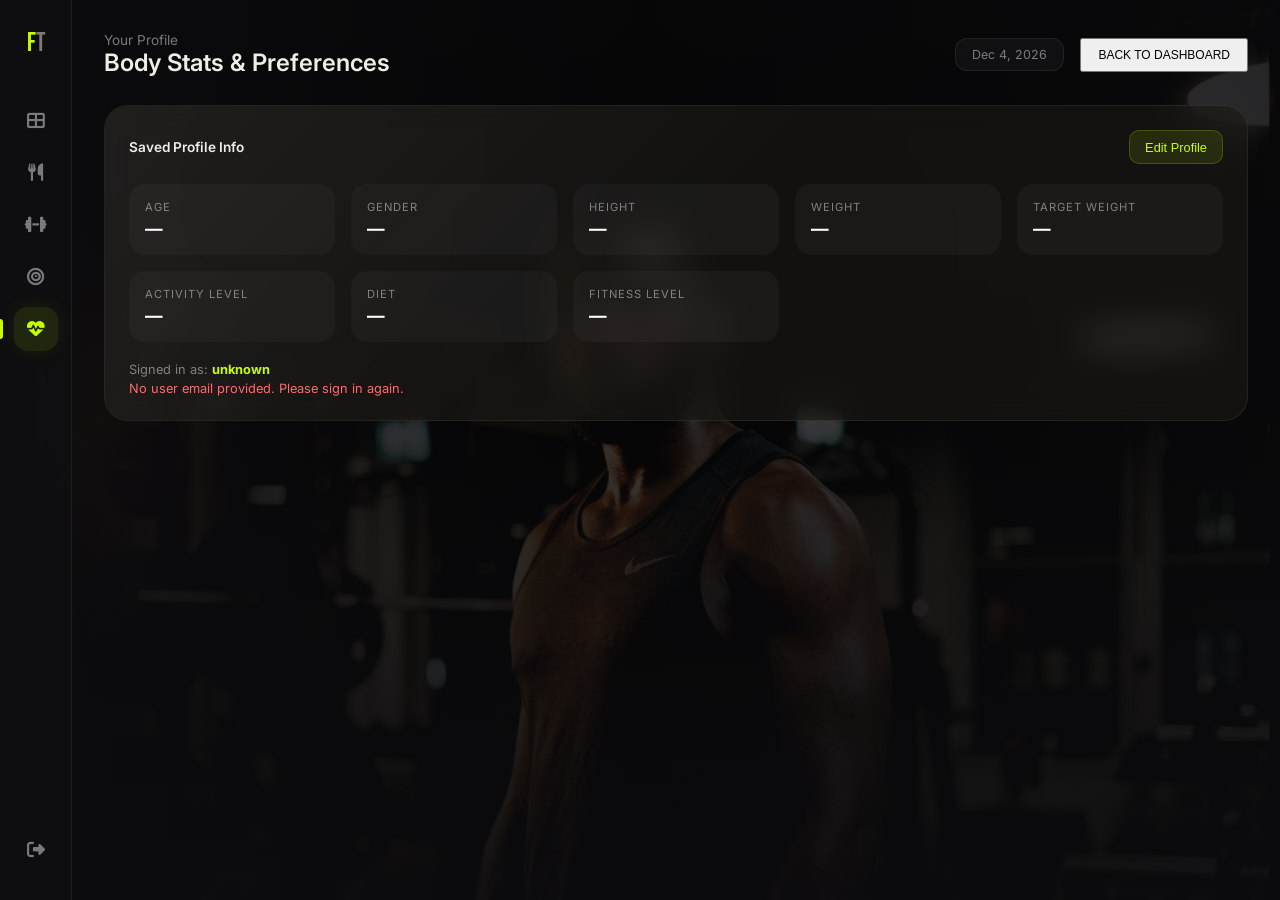
<file: dashboard/body_stats.html>
<!DOCTYPE html>
<html lang="en">
<head>
  <meta charset="UTF-8" />
  <meta name="viewport" content="width=device-width, initial-scale=1.0" />
  <title>FITTRACK | Body Stats</title>
  <link href="https://fonts.googleapis.com/css2?family=Inter:wght@300;400;500;600;700;800&family=Bebas+Neue&display=swap" rel="stylesheet">
  <link rel="stylesheet" href="https://cdnjs.cloudflare.com/ajax/libs/font-awesome/6.4.0/css/all.min.css">
  <link rel="stylesheet" href="dashboard.css" />
  <script src="body_stats.js" defer></script>
</head>
<body>
  <!-- Background Hero Image -->
  <div class="bg-hero">
    <img src="hero_bg.png" alt="" class="bg-hero-img" />
    <div class="bg-hero-overlay"></div>
  </div>

  <div class="app-shell">
    <!-- Sidebar -->
    <aside class="sidebar">
      <div class="sidebar-logo">
        <span class="logo-f">F</span><span class="logo-t">T</span>
      </div>
      <nav class="sidebar-nav">
        <a href="dashboard.html" class="nav-btn" title="Dashboard"><i class="fas fa-th-large"></i></a>
        <a href="meal_guide.html" class="nav-btn" title="Meal Guide"><i class="fas fa-utensils"></i></a>
        <a href="../workouts/workouts.html" class="nav-btn" title="Workouts"><i class="fas fa-dumbbell"></i></a>
        <a href="../weekly_goal/weekly_goal.html" class="nav-btn" title="Weekly Goals"><i class="fas fa-bullseye"></i></a>
        <a href="body_stats.html" class="nav-btn active" title="Body Stats"><i class="fas fa-heartbeat"></i></a>
      </nav>
      <div class="sidebar-foot">
        <a href="../login_page/login.html" class="nav-btn logout-btn" title="Sign Out"><i class="fas fa-sign-out-alt"></i></a>
      </div>
    </aside>

    <!-- Main Content -->
    <main class="main">
      <header class="topbar">
        <div class="topbar-left">
          <div class="greeting-text">Your Profile</div>
          <div class="ask-text">Body Stats & Preferences</div>
        </div>
        <div class="topbar-right">
          <div class="date-badge" id="dateBadge">Loading...</div>
          <button class="btn-primary" style="padding: 8px 16px; font-size: 0.75rem;" onclick="window.location.href='dashboard.html' + (window.location.search || '')">
            BACK TO DASHBOARD
          </button>
        </div>
      </header>

      <div class="stats-container">
        <section class="glass-card" id="profileSummary">
          <div class="card-top">
            <span class="card-title">Saved Profile Info</span>
            <button class="qa-btn active-qa" id="editBtn" style="width: auto; padding: 0 15px;">Edit Profile</button>
          </div>
          
          <div class="summary-grid" style="display: grid; grid-template-columns: repeat(auto-fill, minmax(180px, 1fr)); gap: 16px; margin-top: 20px;">
            <div class="summary-item">
              <span class="label">Age</span>
              <span id="summaryAge" class="val">—</span>
            </div>
            <div class="summary-item">
              <span class="label">Gender</span>
              <span id="summaryGender" class="val">—</span>
            </div>
            <div class="summary-item">
              <span class="label">Height</span>
              <span id="summaryHeight" class="val">—</span>
            </div>
            <div class="summary-item">
              <span class="label">Weight</span>
              <span id="summaryWeight" class="val">—</span>
            </div>
            <div class="summary-item">
              <span class="label">Target Weight</span>
              <span id="summaryTargetWeight" class="val">—</span>
            </div>
            <div class="summary-item">
              <span class="label">Activity Level</span>
              <span id="summaryActivityLevel" class="val">—</span>
            </div>
            <div class="summary-item">
              <span class="label">Diet</span>
              <span id="summaryDiet" class="val">—</span>
            </div>
            <div class="summary-item">
              <span class="label">Fitness Level</span>
              <span id="summaryFitnessLevel" class="val">—</span>
            </div>
          </div>
          
          <div class="profile-note" style="margin-top: 20px; color: var(--text2); font-size: 0.8rem;">
            Signed in as: <strong id="profileEmail" style="color: var(--accent);">unknown</strong>
            <p id="profileMessage" style="margin-top: 4px;">Loading profile...</p>
          </div>
        </section>

        <!-- Edit Form -->
        <section class="glass-card hidden" id="profileForm" style="margin-top: 20px;">
          <div class="card-top">
            <span class="card-title">Update Your Stats</span>
          </div>
          
          <div class="form-grid" style="display: grid; grid-template-columns: repeat(auto-fit, minmax(200px, 1fr)); gap: 16px;">
            <div class="fg"><label>Age</label><input type="number" id="age" min="10" max="100" /></div>
            <div class="fg">
              <label>Gender</label>
              <select id="gender">
                <option value="">Select</option>
                <option>Male</option>
                <option>Female</option>
                <option>Non-binary</option>
                <option>Prefer not to say</option>
              </select>
            </div>
            <div class="fg"><label>Height (cm)</label><input type="number" id="height" /></div>
            <div class="fg"><label>Weight (kg)</label><input type="number" id="weight" /></div>
            <div class="fg"><label>Target Weight (kg)</label><input type="number" id="targetWeight" /></div>
            <div class="fg">
              <label>Activity Level</label>
              <select id="activityLevel">
                <option value="">Select</option>
                <option>Sedentary</option>
                <option>Lightly Active</option>
                <option>Moderately Active</option>
                <option>Very Active</option>
                <option>Athlete</option>
              </select>
            </div>
            <div class="fg">
              <label>Diet</label>
              <select id="diet">
                <option value="">Select</option>
                <option>No restriction</option>
                <option>Vegetarian</option>
                <option>Vegan</option>
                <option>Keto</option>
                <option>Paleo</option>
                <option>Gluten-Free</option>
                <option>Intermittent Fasting</option>
              </select>
            </div>
            <div class="fg"><label>Daily Water (glasses)</label><input type="number" id="water" min="0" max="20" /></div>
            <div class="fg">
              <label>Workout Time</label>
              <select id="workoutTime">
                <option value="">Select</option>
                <option value="early">5-7 AM (Early Bird)</option>
                <option value="morning">8-10 AM (Morning)</option>
                <option value="afternoon">12-2 PM (Afternoon)</option>
                <option value="evening">6-9 PM (Evening)</option>
              </select>
            </div>
            <div class="fg"><label>Workout Days / Week</label><input type="number" id="workoutDays" min="1" max="7" /></div>
            <div class="fg">
              <label>Session Duration</label>
              <select id="sessionDuration">
                <option value="">Select</option>
                <option>15-20 min</option>
                <option>30 min</option>
                <option>45 min</option>
                <option>60 min</option>
                <option>90+ min</option>
              </select>
            </div>
            <div class="fg">
              <label>Fitness Level</label>
              <select id="fitnessLevel">
                <option value="">Select</option>
                <option>Beginner</option>
                <option>Intermediate</option>
                <option>Advanced</option>
              </select>
            </div>
            <div class="fg">
              <label>Medications</label>
              <select id="medications">
                <option value="">Select</option>
                <option value="no">No</option>
                <option value="yes">Yes</option>
              </select>
            </div>
            <div class="fg" style="grid-column: 1 / -1;"><label>Medication Details</label><input type="text" id="medicationDetails" placeholder="e.g. Metformin 500mg" /></div>
            <div class="fg" style="grid-column: 1 / -1;"><label>Health Conditions / Injuries</label><input type="text" id="conditions" placeholder="e.g. Lower back pain (leave blank if none)" /></div>
            <div class="fg" style="grid-column: 1 / -1;"><label>Exercise Preferences (comma-separated)</label><input type="text" id="preferences" placeholder="e.g. yoga, cardio, strength" /></div>
          </div>

          <div class="form-actions" style="margin-top: 24px; display: flex; gap: 12px;">
            <button class="btn-primary" id="saveBtn" style="flex: 1;">SAVE CHANGES</button>
            <button class="btn-ghost" id="cancelBtn" style="flex: 1; background: rgba(255,255,255,0.05); border: 1px solid var(--card-border); border-radius: 12px; color: #fff; cursor: pointer;">CANCEL</button>
          </div>
        </section>
      </div>
    </main>
  </div>

  <style>
    .summary-item {
      background: rgba(255,255,255,0.03);
      padding: 16px;
      border-radius: 16px;
      display: flex;
      flex-direction: column;
      gap: 4px;
    }
    .summary-item .label {
      font-size: 0.7rem;
      color: var(--text2);
      text-transform: uppercase;
      letter-spacing: 1px;
    }
    .summary-item .val {
      font-size: 1.1rem;
      font-weight: 700;
      color: #fff;
    }
    .fg label {
      display: block;
      font-size: 0.75rem;
      color: var(--text2);
      margin-bottom: 8px;
    }
    input, select {
      width: 100%;
      background: rgba(255,255,255,0.05);
      border: 1px solid rgba(255,255,255,0.1);
      border-radius: 12px;
      padding: 12px;
      color: #fff;
      outline: none;
    }
    input:focus, select:focus {
      border-color: var(--accent);
    }
  </style>
</body>
</html>
</file>
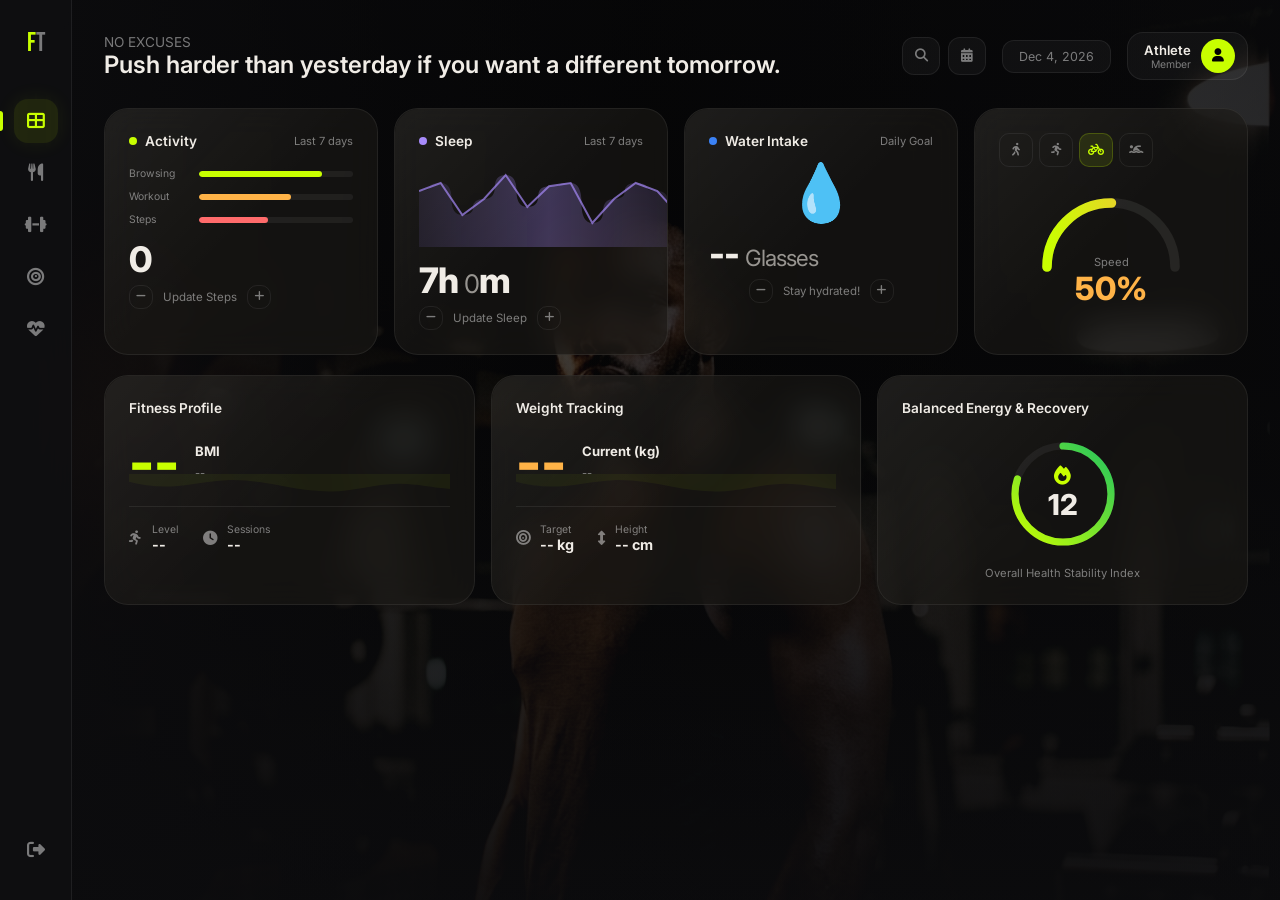
<file: dashboard/dashboard.html>
<!DOCTYPE html>
<html lang="en">
<head>
  <meta charset="UTF-8" />
  <meta name="viewport" content="width=device-width, initial-scale=1.0" />
  <title>FITTRACK | Dashboard</title>
  <link href="https://fonts.googleapis.com/css2?family=Inter:wght@300;400;500;600;700;800&family=Bebas+Neue&family=Space+Mono&display=swap" rel="stylesheet">
  <link rel="stylesheet" href="https://cdnjs.cloudflare.com/ajax/libs/font-awesome/6.4.0/css/all.min.css">
  <link rel="stylesheet" href="dashboard.css" />
  <script src="dashboard.js" defer></script>
</head>
<body>
  <!-- Background Hero Image -->
  <div class="bg-hero">
    <img src="hero_bg.png" alt="" class="bg-hero-img" />
    <div class="bg-hero-overlay"></div>
  </div>

  <div class="app-shell">
    <!-- Sidebar -->
    <aside class="sidebar" id="sidebar">
      <div class="sidebar-logo">
        <span class="logo-f">F</span><span class="logo-t">T</span>
      </div>

      <nav class="sidebar-nav" id="sidebarNav">
        <a href="#" class="nav-btn active" data-section="dashboard" title="Dashboard">
          <i class="fas fa-th-large"></i>
          <span class="nav-label">Home</span>
        </a>
        <a href="#" class="nav-btn" data-target="meal_guide.html" title="Meal Guide">
          <i class="fas fa-utensils"></i>
          <span class="nav-label">Meals</span>
        </a>
        <a href="#" class="nav-btn" data-target="../workouts/workouts.html" title="Workouts">
          <i class="fas fa-dumbbell"></i>
          <span class="nav-label">Workout</span>
        </a>
        <a href="#" class="nav-btn" data-target="../weekly_goal/weekly_goal.html" title="Weekly Goals">
          <i class="fas fa-bullseye"></i>
          <span class="nav-label">Goals</span>
        </a>
        <a href="#" class="nav-btn" data-target="body_stats.html" title="Body Stats">
          <i class="fas fa-heartbeat"></i>
          <span class="nav-label">Stats</span>
        </a>
      </nav>

      <div class="sidebar-foot">
        <a href="../login_page/login.html" class="nav-btn logout-btn" title="Sign Out">
          <i class="fas fa-sign-out-alt"></i>
        </a>
      </div>
    </aside>

    <!-- Main Content -->
    <main class="main">
      <!-- Top Bar -->
      <header class="topbar">
        <div class="topbar-left">
          <div class="greeting-text">NO EXCUSES</div>
          <div class="ask-text">Push harder than yesterday if you want a different tomorrow.</div>
        </div>
        <div class="topbar-right">
          <div class="topbar-actions">
            <button class="action-btn"><i class="fas fa-search"></i></button>
            <button class="action-btn"><i class="fas fa-calendar-alt"></i></button>
          </div>
          <div class="date-badge" id="dateBadge">15 - 28 May 2026</div>
          <div class="user-chip">
            <div class="user-info">
              <span class="user-name" id="userName">Athlete</span>
              <span class="user-role">Member</span>
            </div>
            <div class="user-avatar" id="userAvatar">
              <i class="fas fa-user"></i>
            </div>
          </div>
        </div>
      </header>

      <!-- Dashboard Cards Grid -->
      <div class="cards-grid">
        <!-- Activity Card -->
        <div class="glass-card activity-card" id="activityCard">
          <div class="card-top">
            <div class="card-icon-label">
              <span class="card-dot" style="background:#c8ff00;"></span>
              <span class="card-title">Activity</span>
            </div>
            <span class="card-period">Last 7 days</span>
          </div>
          <div class="activity-bars">
            <div class="bar-group">
              <div class="bar-label">Browsing</div>
              <div class="bar-track"><div class="bar-fill" style="width:80%; background:#c8ff00;"></div></div>
            </div>
            <div class="bar-group">
              <div class="bar-label">Workout</div>
              <div class="bar-track"><div class="bar-fill" style="width:60%; background:#ffb347;"></div></div>
            </div>
            <div class="bar-group">
              <div class="bar-label">Steps</div>
              <div class="bar-track"><div class="bar-fill" style="width:45%; background:#ff6b6b;"></div></div>
            </div>
          </div>
          <div class="card-big-number" id="stepsCount">0</div>
          <div class="card-small-label" style="display:flex; justify-content:flex-start; gap: 10px; align-items:center; margin-top:5px;">
             <button id="decStepsBtn" class="qa-btn" style="width:24px;height:24px;"><i class="fas fa-minus" style="font-size:0.7rem;"></i></button>
             <span>Update Steps</span>
             <button id="incStepsBtn" class="qa-btn" style="width:24px;height:24px;"><i class="fas fa-plus" style="font-size:0.7rem;"></i></button>
          </div>
        </div>

        <!-- Sleep Card -->
        <div class="glass-card sleep-card" id="sleepCard">
          <div class="card-top">
            <div class="card-icon-label">
              <span class="card-dot" style="background:#a78bfa;"></span>
              <span class="card-title">Sleep</span>
            </div>
            <span class="card-period">Last 7 days</span>
          </div>
          <div class="sleep-chart" id="sleepChart">
            <canvas id="sleepCanvas" width="260" height="80"></canvas>
          </div>
          <div class="card-big-number sleep-val"><span id="sleepHrsText">7</span>h <span class="thin" id="sleepMinsText">0</span>m</div>
          <div class="card-small-label" style="display:flex; gap: 10px; align-items:center; margin-top:5px;">
             <button id="decSleepBtn" class="qa-btn" style="width:24px;height:24px;"><i class="fas fa-minus" style="font-size:0.7rem;"></i></button>
             <span>Update Sleep</span>
             <button id="incSleepBtn" class="qa-btn" style="width:24px;height:24px;"><i class="fas fa-plus" style="font-size:0.7rem;"></i></button>
          </div>
        </div>

        <!-- Water Intake Card -->
        <div class="glass-card water-card" id="waterCard">
          <div class="card-top">
            <div class="card-icon-label">
              <span class="card-dot" style="background:#3b82f6;"></span>
              <span class="card-title">Water Intake</span>
            </div>
            <span class="card-period">Daily Goal</span>
          </div>
          <div class="water-graphics" style="display: flex; justify-content: center; align-items: center; height: 50px; margin: 15px 0; font-size: 3.5rem;">
            💧
          </div>
          <div class="card-big-number water-val"><span id="userWaterVal">--</span> <span class="thin">Glasses</span></div>
          <div class="card-small-label" style="display:flex; justify-content:center; gap: 10px; align-items:center; margin-top:5px;">
             <button id="decWaterBtn" class="qa-btn" style="width:24px;height:24px;"><i class="fas fa-minus" style="font-size:0.7rem;"></i></button>
             <span id="userDietLabel">Stay hydrated!</span>
             <button id="incWaterBtn" class="qa-btn" style="width:24px;height:24px;"><i class="fas fa-plus" style="font-size:0.7rem;"></i></button>
          </div>
        </div>

        <!-- Speed / Gauge Card -->
        <div class="glass-card gauge-card" id="gaugeCard">
          <div class="card-top">
            <div class="quick-actions">
              <button class="qa-btn"><i class="fas fa-walking"></i></button>
              <button class="qa-btn"><i class="fas fa-running"></i></button>
              <button class="qa-btn active-qa"><i class="fas fa-bicycle"></i></button>
              <button class="qa-btn"><i class="fas fa-swimmer"></i></button>
            </div>
          </div>
          <div class="gauge-display">
            <svg viewBox="0 0 200 120" class="gauge-svg">
              <path d="M 20 100 A 80 80 0 0 1 180 100" fill="none" stroke="rgba(255,255,255,0.08)" stroke-width="12" stroke-linecap="round"/>
              <path d="M 20 100 A 80 80 0 0 1 180 100" fill="none" stroke="url(#gaugeGrad)" stroke-width="12" stroke-linecap="round" stroke-dasharray="251" stroke-dashoffset="125" id="gaugeArc"/>
              <defs>
                <linearGradient id="gaugeGrad" x1="0" y1="0" x2="1" y2="0">
                  <stop offset="0%" stop-color="#c8ff00"/>
                  <stop offset="100%" stop-color="#ffb347"/>
                </linearGradient>
              </defs>
            </svg>
            <div class="gauge-center">
              <div class="gauge-label">Speed</div>
              <div class="gauge-value" id="gaugeValue">50%</div>
            </div>
          </div>
        </div>
      </div>

      <!-- Bottom Row -->
      <div class="bottom-row">
        <!-- Fitness Profile -->
        <div class="glass-card wellness-card">
          <div class="card-top">
            <span class="card-title">Fitness Profile</span>
          </div>
          <div class="wellness-display">
            <div class="wellness-number" id="bmiScore" style="font-size:3.5rem">--</div>
            <div class="wellness-meta">
              <strong id="bmiLabel">BMI</strong>
              <span id="activityLevelDisplay" style="text-transform:capitalize">--</span>
            </div>
          </div>
          <div class="wellness-footer">
            <div class="wf-item">
              <i class="fas fa-running"></i>
              <div>
                <div class="wf-label">Level</div>
                <div class="wf-val" id="levelDisplay" style="text-transform:capitalize;">--</div>
              </div>
            </div>
            <div class="wf-item">
              <i class="fas fa-clock"></i>
              <div>
                <div class="wf-label">Sessions</div>
                <div class="wf-val" id="durationDisplay" style="text-transform:capitalize;">--</div>
              </div>
            </div>
          </div>
        </div>

        <!-- Weight Profile -->
        <div class="glass-card focus-card">
          <div class="card-top">
            <span class="card-title">Weight Tracking</span>
          </div>
          <div class="wellness-display">
            <div class="wellness-number focus-num" id="currentWeightDisplay" style="font-size:3.5rem">--</div>
            <div class="wellness-meta">
              <strong>Current (kg)</strong>
              <span id="weightDiffDisplay">--</span>
            </div>
          </div>
          <div class="wellness-footer">
            <div class="wf-item">
              <i class="fas fa-bullseye"></i>
              <div>
                <div class="wf-label">Target</div>
                <div class="wf-val" id="targetWeightDisplay">-- kg</div>
              </div>
            </div>
            <div class="wf-item">
              <i class="fas fa-arrows-alt-v"></i>
              <div>
                <div class="wf-label">Height</div>
                <div class="wf-val" id="heightDisplay">-- cm</div>
              </div>
            </div>
          </div>
        </div>

        <!-- Streak / Energy Card -->
        <div class="glass-card energy-card">
          <div class="card-top">
            <span class="card-title">Balanced Energy & Recovery</span>
          </div>
          <div class="energy-display">
            <div class="energy-ring">
              <svg viewBox="0 0 100 100">
                <circle cx="50" cy="50" r="40" fill="none" stroke="rgba(255,255,255,0.06)" stroke-width="6"/>
                <circle cx="50" cy="50" r="40" fill="none" stroke="url(#energyGrad)" stroke-width="6" stroke-linecap="round" stroke-dasharray="251" stroke-dashoffset="50" transform="rotate(-90 50 50)"/>
                <defs>
                  <linearGradient id="energyGrad" x1="0" y1="0" x2="1" y2="1">
                    <stop offset="0%" stop-color="#c8ff00"/>
                    <stop offset="100%" stop-color="#22c55e"/>
                  </linearGradient>
                </defs>
              </svg>
              <div class="energy-center">
                <i class="fas fa-fire" id="streakIcon"></i>
                <span id="streakDays">12</span>
              </div>
            </div>
            <div class="energy-label">Overall Health Stability Index</div>
          </div>
        </div>
      </div>
    </main>
  </div>

  <!-- Calendar Modal -->
  <div id="calendarModal" class="modal hidden">
    <div class="modal-content glass-card">
      <div class="modal-header">
        <h3>Training Calendar</h3>
        <button id="closeCalendar" class="qa-btn"><i class="fas fa-times"></i></button>
      </div>
      <div class="calendar-grid" id="fullCalendar">
        <!-- JS generated days -->
      </div>
      <div class="calendar-legend" style="margin-top: 15px; display: flex; gap: 15px; font-size: 0.7rem;">
        <span><span class="card-dot" style="background:var(--accent);"></span> Completed</span>
        <span><span class="card-dot" style="background:var(--card-border);"></span> Planned</span>
      </div>
    </div>
  </div>
</body>
</html>
</file>
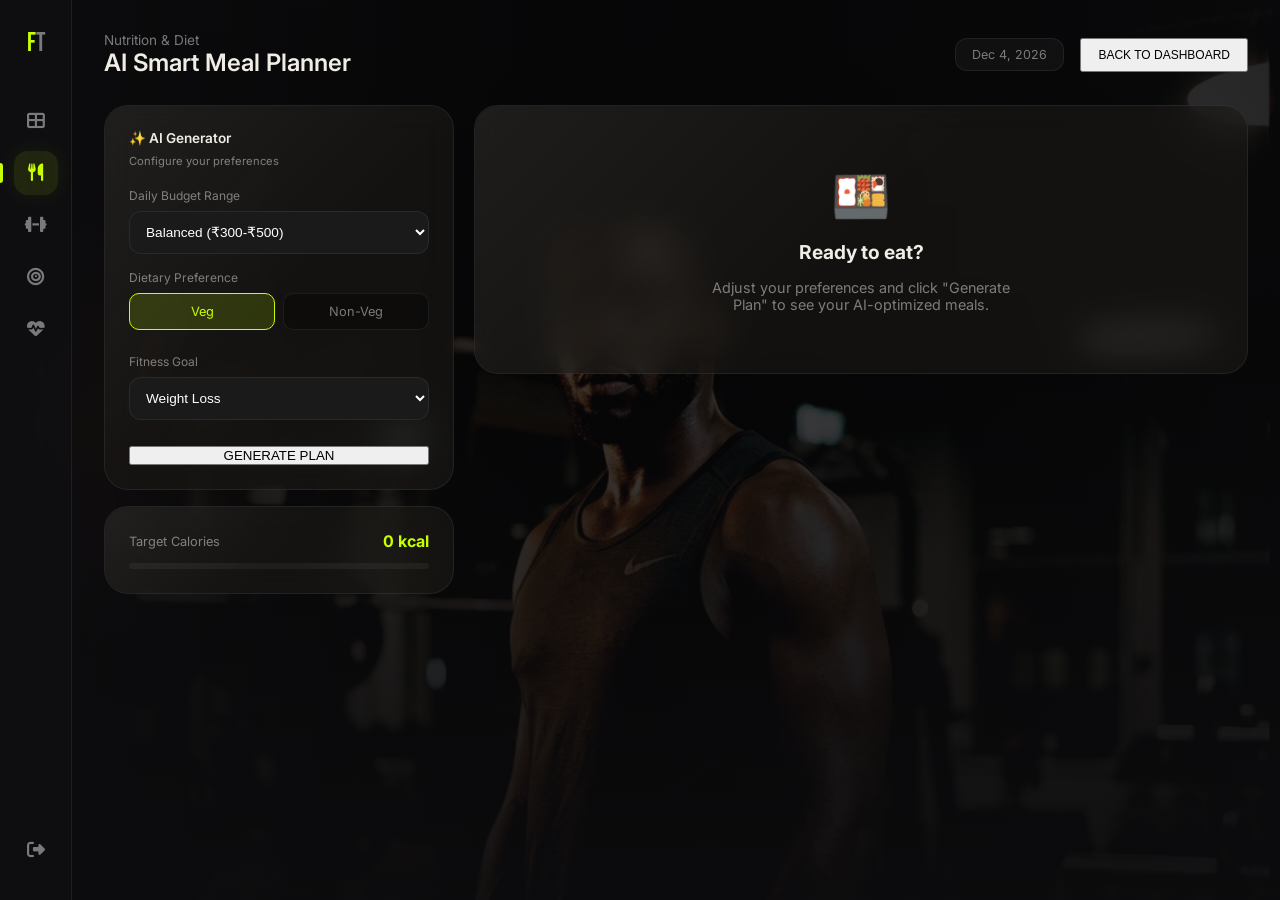
<file: dashboard/meal_guide.html>
<!DOCTYPE html>
<html lang="en">
<head>
    <meta charset="UTF-8">
    <meta name="viewport" content="width=device-width, initial-scale=1.0">
    <title>AI Meal Guide | FITTRACK</title>
    <!-- CSS -->
    <link rel="stylesheet" href="dashboard.css">
    <link rel="stylesheet" href="meal_guide.css">
    <!-- Google Fonts -->
    <link href="https://fonts.googleapis.com/css2?family=Inter:wght@300;400;500;600;700;800&family=Bebas+Neue&display=swap" rel="stylesheet">
    <link rel="stylesheet" href="https://cdnjs.cloudflare.com/ajax/libs/font-awesome/6.4.0/css/all.min.css">
    <script src="meal_guide.js" defer></script>
</head>
<body>
    <!-- Background Hero Image -->
    <div class="bg-hero">
        <img src="hero_bg.png" alt="" class="bg-hero-img" />
        <div class="bg-hero-overlay"></div>
    </div>

    <div class="app-shell">
        <!-- Sidebar -->
        <aside class="sidebar">
            <div class="sidebar-logo">
                <span class="logo-f">F</span><span class="logo-t">T</span>
            </div>
            <nav class="sidebar-nav">
                <a href="dashboard.html" class="nav-btn" title="Dashboard"><i class="fas fa-th-large"></i></a>
                <a href="meal_guide.html" class="nav-btn active" title="Meal Guide"><i class="fas fa-utensils"></i></a>
                <a href="../workouts/workouts.html" class="nav-btn" title="Workouts"><i class="fas fa-dumbbell"></i></a>
                <a href="../weekly_goal/weekly_goal.html" class="nav-btn" title="Weekly Goals"><i class="fas fa-bullseye"></i></a>
                <a href="body_stats.html" class="nav-btn" title="Body Stats"><i class="fas fa-heartbeat"></i></a>
            </nav>
            <div class="sidebar-foot">
                <a href="../login_page/login.html" class="nav-btn logout-btn" title="Sign Out"><i class="fas fa-sign-out-alt"></i></a>
            </div>
        </aside>

        <!-- Main Content -->
        <main class="main">
            <!-- Top Bar -->
            <header class="topbar">
                <div class="topbar-left">
                    <div class="greeting-text">Nutrition & Diet</div>
                    <div class="ask-text">AI Smart Meal Planner</div>
                </div>
                <div class="topbar-right">
                    <div class="date-badge" id="dateBadge">Loading...</div>
                    <button class="btn-primary" style="padding: 8px 16px; font-size: 0.75rem;" onclick="window.location.href='dashboard.html' + (window.location.search || '')">
                        BACK TO DASHBOARD
                    </button>
                </div>
            </header>

            <div class="meal-grid-layout">
                <!-- AI Generator Sidebar -->
                <aside class="meal-sidebar">
                    <div class="glass-card ai-card">
                        <div class="card-top">
                            <span class="card-title"><span class="sparkle">✨</span> AI Generator</span>
                        </div>
                        <p class="card-subtitle" style="font-size: 0.7rem; color: var(--text2); margin-top: -10px; margin-bottom: 20px;">Configure your preferences</p>
                        
                        <style>
                            .form-group { margin-bottom: 16px; }
                            .form-group label { display: block; font-size: 0.75rem; color: var(--text2); margin-bottom: 8px; }
                            .meal-sidebar select, .meal-sidebar input {
                                width: 100%;
                                background: #1a1a1a;
                                border: 1px solid var(--card-border);
                                border-radius: 12px;
                                padding: 12px;
                                color: #fff;
                                font-size: 0.85rem;
                                color-scheme: dark;
                            }
                            .meal-sidebar select option {
                                background: #1a1a1a;
                                color: #fff;
                            }
                            .radio-group { display: flex; gap: 8px; }
                            .radio-btn { flex: 1; position: relative; }
                            .radio-btn input { display: none; }
                            .radio-btn span {
                                display: block;
                                padding: 10px;
                                background: rgba(0,0,0,0.3); /* DARK BACKGROUND */
                                border: 1px solid var(--card-border);
                                border-radius: 10px;
                                text-align: center;
                                font-size: 0.8rem;
                                cursor: pointer;
                                transition: all 0.2s;
                            }
                            .radio-btn input:checked + span {
                                background: rgba(200,255,0,0.15);
                                border-color: var(--accent);
                                color: var(--accent);
                            }
                        </style>

                        <div class="form-group">
                            <label>Daily Budget Range</label>
                            <select id="budget-range">
                                <option value="low">Budget Friendly (₹100-₹300)</option>
                                <option value="medium" selected>Balanced (₹300-₹500)</option>
                                <option value="high">Premium (₹500+)</option>
                            </select>
                        </div>

                        <div class="form-group">
                            <label>Dietary Preference</label>
                            <div class="radio-group">
                                <label class="radio-btn">
                                    <input type="radio" name="diet" value="vegetarian" checked>
                                    <span>Veg</span>
                                </label>
                                <label class="radio-btn">
                                    <input type="radio" name="diet" value="non-vegetarian">
                                    <span>Non-Veg</span>
                                </label>
                            </div>
                        </div>

                        <div class="form-group">
                            <label>Fitness Goal</label>
                            <select id="fitness-goal">
                                <option value="weight-loss">Weight Loss</option>
                                <option value="muscle-gain">Muscle Gain</option>
                                <option value="maintenance">Maintenance</option>
                            </select>
                        </div>

                        <button id="generate-btn" class="btn-primary" style="width: 100%; margin-top: 10px;">
                            GENERATE PLAN
                        </button>
                    </div>

                    <div class="glass-card stats-mini-card" style="margin-top: 16px;">
                        <div class="stat-item" style="display: flex; justify-content: space-between; align-items: center;">
                            <span class="stat-label" style="font-size: 0.8rem; color: var(--text2);">Target Calories</span>
                            <span class="stat-value" id="total-calories" style="font-weight: 700; color: var(--accent);">0 kcal</span>
                        </div>
                        <div class="stat-progress" style="height: 6px; background: rgba(255,255,255,0.05); border-radius: 10px; margin-top: 12px; overflow: hidden;">
                            <div class="progress-bar" id="cal-progress" style="width: 0%; height: 100%; background: var(--accent); transition: width 0.5s;"></div>
                        </div>
                    </div>
                </aside>

                <!-- Meal Results Area -->
                <section class="meal-results">
                    <div id="loading-overlay" class="hidden glass-card" style="display: flex; align-items: center; justify-content: center; flex-direction: column; gap: 15px; min-height: 300px;">
                        <div class="loader" style="width: 40px; height: 40px; border: 3px solid rgba(255,255,255,0.1); border-top-color: var(--accent); border-radius: 50%; animation: spin 1s linear infinite;"></div>
                        <p style="font-size: 0.9rem; color: var(--text2);">AI is analyzing ingredients...</p>
                    </div>
                    <style>@keyframes spin { to { transform: rotate(360deg); } }</style>

                    <div id="meals-container" class="meals-list">
                        <!-- Meals will be injected here -->
                        <div class="empty-state glass-card" style="display: flex; flex-direction: column; align-items: center; justify-content: center; padding: 60px; text-align: center; gap: 15px;">
                            <div class="empty-icon" style="font-size: 3rem;">🍱</div>
                            <h2 style="font-size: 1.2rem;">Ready to eat?</h2>
                            <p style="font-size: 0.9rem; color: var(--text2); max-width: 300px;">Adjust your preferences and click "Generate Plan" to see your AI-optimized meals.</p>
                        </div>
                    </div>
                </section>
            </div>
        </main>
    </div>

    <!-- Notification Toast -->
    <div id="toast" class="toast hidden" style="position: fixed; bottom: 24px; right: 24px; padding: 12px 24px; background: var(--accent); color: #000; border-radius: 12px; font-weight: 700; z-index: 2000;"></div>
</body>
</html>
</file>
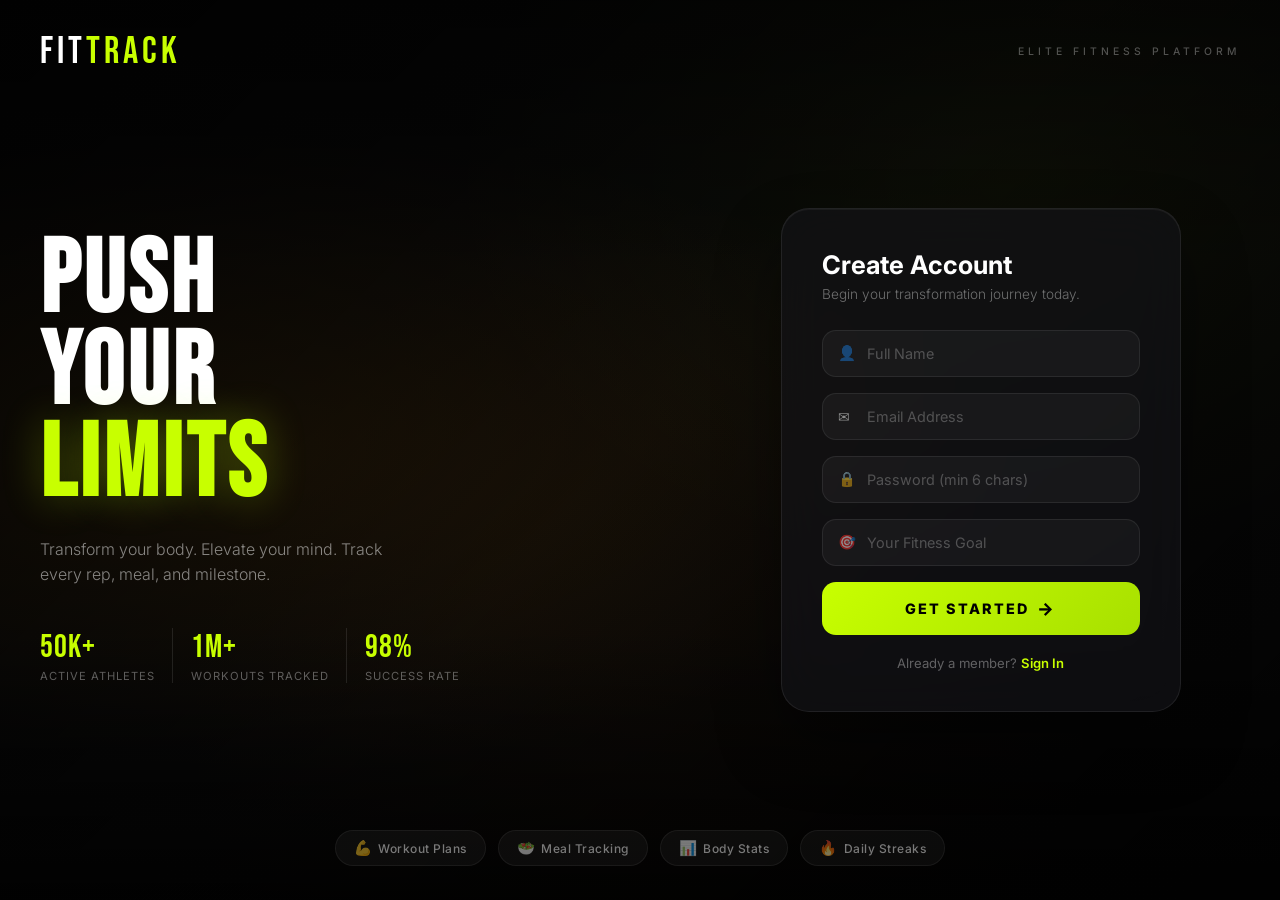
<file: login_page/login.html>
<!DOCTYPE html>
<html lang="en">
<head>
  <meta charset="UTF-8" />
  <meta name="viewport" content="width=device-width, initial-scale=1.0" />
  <title>FITTRACK — Elite Fitness Platform</title>
  <link href="https://fonts.googleapis.com/css2?family=Inter:wght@300;400;500;600;700;800;900&family=Bebas+Neue&display=swap" rel="stylesheet">
  <link rel="stylesheet" href="style.css" />
  <script src="script.js" defer></script>
</head>
<body>
  <!-- Video Background with multiple fallback sources -->
  <div class="video-bg">
    <video autoplay muted loop playsinline id="bg-video">
      <source src="https://assets.mixkit.co/videos/preview/mixkit-man-working-out-at-the-gym-23420-large.mp4" type="video/mp4">
      <source src="https://assets.mixkit.co/videos/preview/mixkit-intense-training-at-the-gym-23402-large.mp4" type="video/mp4">
    </video>
    <div class="video-overlay"></div>
    <!-- CSS animated fallback that shows if video doesn't load -->
    <div class="animated-bg-fallback"></div>
  </div>

  <!-- Main Auth Container -->
  <div class="auth-page">
    <!-- Top Bar -->
    <nav class="top-bar">
      <div class="logo">FIT<span>TRACK</span></div>
      <div class="top-bar-tagline">ELITE FITNESS PLATFORM</div>
    </nav>

    <div class="auth-container">
      <!-- Left Hero Section -->
      <div class="auth-hero-section">
        <div class="hero-content">
          <h1 class="hero-headline">
            PUSH<br>
            YOUR<br>
            <span class="accent-text">LIMITS</span>
          </h1>
          <p class="hero-sub">Transform your body. Elevate your mind. Track every rep, meal, and milestone.</p>
          <div class="hero-stats">
            <div class="stat-item">
              <div class="stat-number">50K+</div>
              <div class="stat-label">Active Athletes</div>
            </div>
            <div class="stat-item">
              <div class="stat-number">1M+</div>
              <div class="stat-label">Workouts Tracked</div>
            </div>
            <div class="stat-item">
              <div class="stat-number">98%</div>
              <div class="stat-label">Success Rate</div>
            </div>
          </div>
        </div>
      </div>

      <!-- Right Form Section -->
      <div class="auth-form-section">
        <div class="form-wrapper">
          <!-- Signup Form -->
          <div id="v-signup">
            <h2 class="form-title">Create Account</h2>
            <p class="form-desc">Begin your transformation journey today.</p>

            <div class="input-group">
              <div class="input-icon">👤</div>
              <input type="text" id="su-name" placeholder="Full Name" />
            </div>

            <div class="input-group">
              <div class="input-icon">✉</div>
              <input type="email" id="su-email" placeholder="Email Address" />
            </div>

            <div class="input-group">
              <div class="input-icon">🔒</div>
              <input type="password" id="su-pass" placeholder="Password (min 6 chars)" />
            </div>

            <div class="input-group">
              <div class="input-icon">🎯</div>
              <input type="text" id="su-goal" placeholder="Your Fitness Goal" />
            </div>

            <button class="btn-primary" onclick="doSignup()">
              GET STARTED
              <span class="btn-arrow">→</span>
            </button>

            <div class="form-switch">
              Already a member? <a onclick="showView('login')">Sign In</a>
            </div>
          </div>

          <!-- Login Form -->
          <div id="v-login" class="hidden">
            <h2 class="form-title">Welcome Back</h2>
            <p class="form-desc">Continue pushing your limits.</p>

            <div class="input-group">
              <div class="input-icon">✉</div>
              <input type="email" id="li-email" placeholder="Email Address" />
            </div>

            <div class="input-group">
              <div class="input-icon">🔒</div>
              <input type="password" id="li-pass" placeholder="Password" />
            </div>

            <button class="btn-primary" onclick="doLogin()">
              SIGN IN
              <span class="btn-arrow">→</span>
            </button>

            <div class="form-switch">
              New here? <a onclick="showView('signup')">Create Account</a>
            </div>
          </div>
        </div>
      </div>
    </div>

    <!-- Bottom Features -->
    <div class="bottom-features">
      <div class="feature-pill"><span>💪</span> Workout Plans</div>
      <div class="feature-pill"><span>🥗</span> Meal Tracking</div>
      <div class="feature-pill"><span>📊</span> Body Stats</div>
      <div class="feature-pill"><span>🔥</span> Daily Streaks</div>
    </div>
  </div>
</body>
</html>
</file>
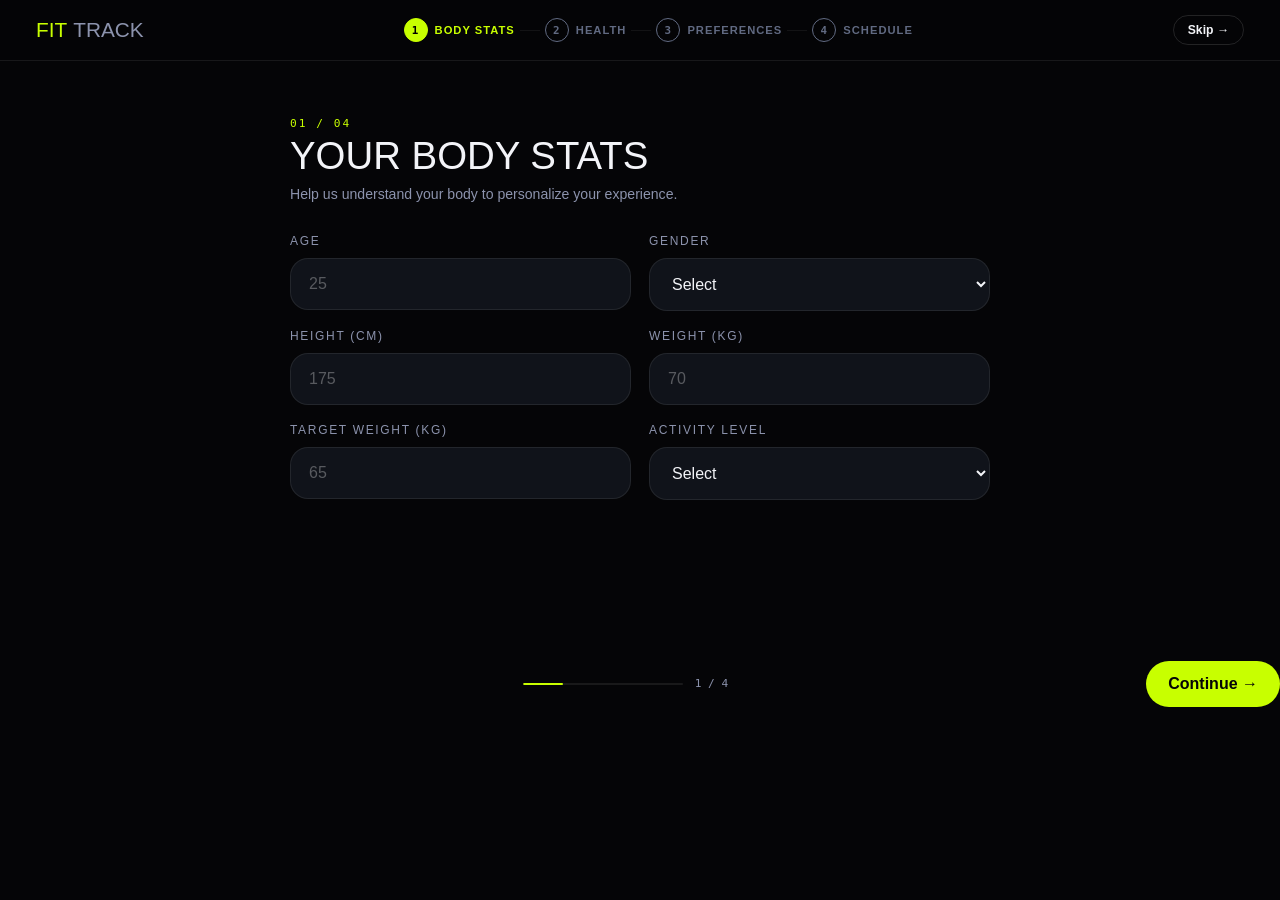
<file: stats/onboarding.html>
<!DOCTYPE html>
<html lang="en">
<head>
  <meta charset="UTF-8" />
  <meta name="viewport" content="width=device-width, initial-scale=1.0" />
  <title>FITTRACK Onboarding</title>
  <link rel="stylesheet" href="onboarding.css" />
  <script src="onboarding.js" defer></script>
</head>
<body>
  <div class="page" id="pg-onboard">
    <div class="ob-hdr">
      <div class="logo" style="font-size:1.3rem;"><span class="logo-neon">FIT</span><span>TRACK</span></div>
      <div class="ob-steps">
        <div class="ob-step act" id="obs-1"><div class="ob-snum">1</div><span>Body Stats</span></div>
        <div class="ob-sep"></div>
        <div class="ob-step" id="obs-2"><div class="ob-snum">2</div><span>Health</span></div>
        <div class="ob-sep"></div>
        <div class="ob-step" id="obs-3"><div class="ob-snum">3</div><span>Preferences</span></div>
        <div class="ob-sep"></div>
        <div class="ob-step" id="obs-4"><div class="ob-snum">4</div><span>Schedule</span></div>
      </div>
      <button class="btn btn-ghost" style="font-size:.76rem;padding:7px 14px;" onclick="skipOnboard()">Skip →</button>
    </div>
    <div class="ob-body">
      <div class="ob-sec act" id="obs-sec-1">
        <div class="sec-num">01 / 04</div><div class="sec-title">YOUR BODY STATS</div>
        <div class="sec-desc">Help us understand your body to personalize your experience.</div>
        <div class="r2">
          <div class="fg"><label>Age</label><input type="number" id="ob-age" placeholder="25" min="10" max="100"/></div>
          <div class="fg"><label>Gender</label><select id="ob-gender"><option value="">Select</option><option>Male</option><option>Female</option><option>Non-binary</option><option>Prefer not to say</option></select></div>
        </div>
        <div class="r2">
          <div class="fg"><label>Height (cm)</label><input type="number" id="ob-height" placeholder="175"/></div>
          <div class="fg"><label>Weight (kg)</label><input type="number" id="ob-weight" placeholder="70"/></div>
        </div>
        <div class="r2">
          <div class="fg"><label>Target Weight (kg)</label><input type="number" id="ob-tweight" placeholder="65"/></div>
          <div class="fg"><label>Activity Level</label><select id="ob-activity"><option value="">Select</option><option>Sedentary</option><option>Lightly Active</option><option>Moderately Active</option><option>Very Active</option><option>Athlete</option></select></div>
        </div>
      </div>
      <div class="ob-sec" id="obs-sec-2">
        <div class="sec-num">02 / 04</div><div class="sec-title">HEALTH INFORMATION</div>
        <div class="sec-desc">Keep your workouts safe and effective.</div>
        <div class="fg">
          <label>Do you take any medications?</label>
          <div class="med-row">
            <div class="med-btn act" id="med-no" onclick="toggleMed('no')">✕ No medications</div>
            <div class="med-btn" id="med-yes" onclick="toggleMed('yes')">✓ Yes, I do</div>
          </div>
        </div>
        <div id="med-detail" style="display:none;"><div class="fg"><label>List your medications</label><textarea id="ob-meds" rows="3" placeholder="e.g. Metformin 500mg..."></textarea></div></div>
        <div class="fg"><label>Health conditions or injuries?</label><textarea id="ob-conditions" rows="3" placeholder="e.g. Lower back pain... (leave blank if none)"></textarea></div>
        <div class="fg"><label>Dietary Preference</label><select id="ob-diet"><option value="">Select</option><option>No restriction</option><option>Vegetarian</option><option>Vegan</option><option>Keto</option><option>Paleo</option><option>Gluten-Free</option><option>Intermittent Fasting</option></select></div>
        <div class="fg"><label>Daily water intake (glasses)</label><input type="number" id="ob-water" placeholder="8" min="1" max="20"/></div>
      </div>
      <div class="ob-sec" id="obs-sec-3">
        <div class="sec-num">03 / 04</div><div class="sec-title">EXERCISE PREFERENCES</div>
        <div class="sec-desc">Select all that interest you.</div>
        <div class="pref-grid">
          <div class="pref-card" data-pref="yoga" onclick="togglePref(this)"><span class="pref-icon">🧘</span><div class="pref-name">Yoga</div><div class="pref-desc">Flexibility &amp; mindfulness</div></div>
          <div class="pref-card" data-pref="strength" onclick="togglePref(this)"><span class="pref-icon">🏋️</span><div class="pref-name">Strength Training</div><div class="pref-desc">Build muscle &amp; power</div></div>
          <div class="pref-card" data-pref="cardio" onclick="togglePref(this)"><span class="pref-icon">🏃</span><div class="pref-name">Cardio</div><div class="pref-desc">Burn fat &amp; stamina</div></div>
          <div class="pref-card" data-pref="meditation" onclick="togglePref(this)"><span class="pref-icon">🌿</span><div class="pref-name">Meditation</div><div class="pref-desc">Mental clarity &amp; calm</div></div>
          <div class="pref-card" data-pref="hiit" onclick="togglePref(this)"><span class="pref-icon">⚡</span><div class="pref-name">HIIT</div><div class="pref-desc">High-intensity intervals</div></div>
          <div class="pref-card" data-pref="pilates" onclick="togglePref(this)"><span class="pref-icon">🤸</span><div class="pref-name">Pilates</div><div class="pref-desc">Core strength &amp; posture</div></div>
          <div class="pref-card" data-pref="cycling" onclick="togglePref(this)"><span class="pref-icon">🚴</span><div class="pref-name">Cycling</div><div class="pref-desc">Endurance &amp; legs</div></div>
          <div class="pref-card" data-pref="dance" onclick="togglePref(this)"><span class="pref-icon">💃</span><div class="pref-name">Dance Fitness</div><div class="pref-desc">Fun cardio workout</div></div>
          <div class="pref-card" data-pref="stretching" onclick="togglePref(this)"><span class="pref-icon">🌙</span><div class="pref-name">Stretching</div><div class="pref-desc">Recovery &amp; mobility</div></div>
        </div>
      </div>
      <div class="ob-sec" id="obs-sec-4">
        <div class="sec-num">04 / 04</div><div class="sec-title">YOUR SCHEDULE</div>
        <div class="sec-desc">Plan your workouts around your life.</div>
        <div class="fg"><label>Preferred workout time</label>
          <div class="slot-grid">
            <div class="slot" data-time="early" onclick="selectSlot(this,'time')"><div class="sv">5–7 AM</div><div class="sl">Early Bird</div></div>
            <div class="slot" data-time="morning" onclick="selectSlot(this,'time')"><div class="sv">8–10 AM</div><div class="sl">Morning</div></div>
            <div class="slot" data-time="afternoon" onclick="selectSlot(this,'time')"><div class="sv">12–2 PM</div><div class="sl">Afternoon</div></div>
            <div class="slot" data-time="evening" onclick="selectSlot(this,'time')"><div class="sv">6–9 PM</div><div class="sl">Evening</div></div>
          </div>
        </div>
        <div class="fg" style="margin-top:20px;"><label>Days per week</label>
          <div class="slot-grid" style="grid-template-columns:repeat(7,1fr);">
            <div class="slot" data-days="1" onclick="selectSlot(this,'days')"><div class="sv">1</div><div class="sl">day</div></div>
            <div class="slot" data-days="2" onclick="selectSlot(this,'days')"><div class="sv">2</div><div class="sl">days</div></div>
            <div class="slot" data-days="3" onclick="selectSlot(this,'days')"><div class="sv">3</div><div class="sl">days</div></div>
            <div class="slot" data-days="4" onclick="selectSlot(this,'days')"><div class="sv">4</div><div class="sl">days</div></div>
            <div class="slot" data-days="5" onclick="selectSlot(this,'days')"><div class="sv">5</div><div class="sl">days</div></div>
            <div class="slot" data-days="6" onclick="selectSlot(this,'days')"><div class="sv">6</div><div class="sl">days</div></div>
            <div class="slot" data-days="7" onclick="selectSlot(this,'days')"><div class="sv">7</div><div class="sl">days</div></div>
          </div>
        </div>
        <div class="fg" style="margin-top:20px;"><label>Session duration</label>
          <select id="ob-duration"><option>15–20 min</option><option>30 min</option><option selected>45 min</option><option>60 min</option><option>90+ min</option></select>
        </div>
        <div class="fg"><label>Fitness level</label>
          <div class="slot-grid" style="grid-template-columns:1fr 1fr 1fr;">
            <div class="slot" data-level="Beginner" onclick="selectSlot(this,'level')"><div class="sv">🌱</div><div class="sl">Beginner</div></div>
            <div class="slot" data-level="Intermediate" onclick="selectSlot(this,'level')"><div class="sv">🔥</div><div class="sl">Intermediate</div></div>
            <div class="slot" data-level="Advanced" onclick="selectSlot(this,'level')"><div class="sv">⚡</div><div class="sl">Advanced</div></div>
          </div>
        </div>
      </div>
    </div>
    <div class="ob-ftr">
      <button class="btn btn-ghost" id="ob-prev" onclick="obPrev()" style="visibility:hidden;">← Back</button>
      <div class="prog-wrap">
        <div class="prog-bar"><div class="prog-fill" id="ob-prog" style="width:25%;"></div></div>
        <span class="prog-label" id="ob-lbl">1 / 4</span>
      </div>
      <button class="btn btn-accent" id="ob-next" onclick="obNext()">Continue →</button>
    </div>
  </div>
</body>
</html>
</file>
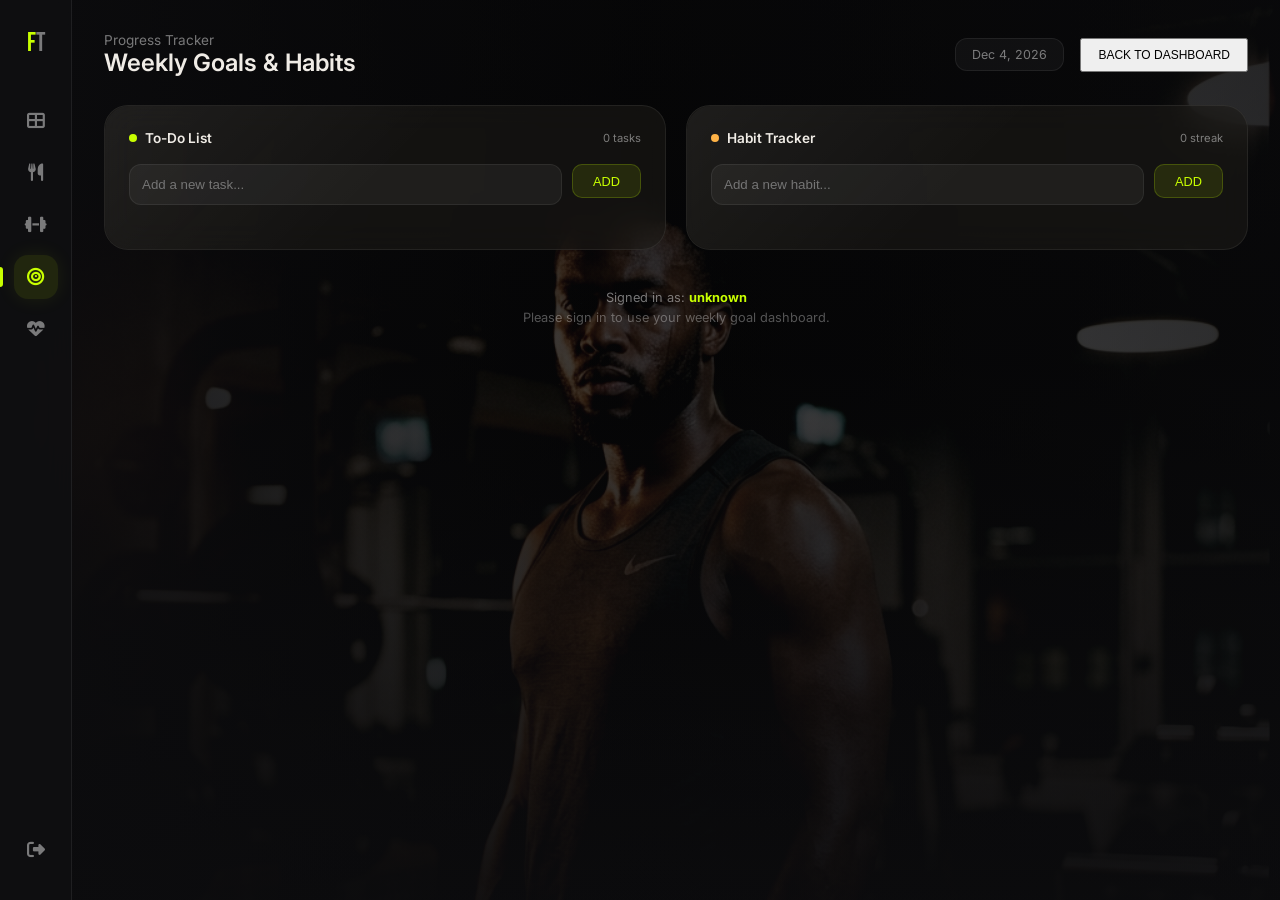
<file: weekly_goal/weekly_goal.html>
<!DOCTYPE html>
<html lang="en">
<head>
  <meta charset="UTF-8" />
  <meta name="viewport" content="width=device-width, initial-scale=1.0" />
  <title>Weekly Goals | FITTRACK</title>
  <link href="https://fonts.googleapis.com/css2?family=Inter:wght@300;400;500;600;700;800&family=Bebas+Neue&display=swap" rel="stylesheet">
  <link rel="stylesheet" href="https://cdnjs.cloudflare.com/ajax/libs/font-awesome/6.4.0/css/all.min.css">
  <link rel="stylesheet" href="../dashboard/dashboard.css" />
  <link rel="stylesheet" href="weekly_goal.css" />
  <script src="weekly_goal.js" defer></script>
</head>
<body>
  <!-- Background Hero Image -->
  <div class="bg-hero">
    <img src="../dashboard/hero_bg.png" alt="" class="bg-hero-img" />
    <div class="bg-hero-overlay"></div>
  </div>

  <div class="app-shell">
    <!-- Sidebar -->
    <aside class="sidebar">
      <div class="sidebar-logo">
        <span class="logo-f">F</span><span class="logo-t">T</span>
      </div>
      <nav class="sidebar-nav">
        <a href="../dashboard/dashboard.html" class="nav-btn" title="Dashboard"><i class="fas fa-th-large"></i></a>
        <a href="../dashboard/meal_guide.html" class="nav-btn" title="Meal Guide"><i class="fas fa-utensils"></i></a>
        <a href="../workouts/workouts.html" class="nav-btn" title="Workouts"><i class="fas fa-dumbbell"></i></a>
        <a href="weekly_goal.html" class="nav-btn active" title="Weekly Goals"><i class="fas fa-bullseye"></i></a>
        <a href="../dashboard/body_stats.html" class="nav-btn" title="Body Stats"><i class="fas fa-heartbeat"></i></a>
      </nav>
      <div class="sidebar-foot">
        <a href="../login_page/login.html" class="nav-btn logout-btn" title="Sign Out"><i class="fas fa-sign-out-alt"></i></a>
      </div>
    </aside>

    <!-- Main Content -->
    <main class="main">
      <!-- Top Bar -->
      <header class="topbar">
        <div class="topbar-left">
          <div class="greeting-text">Progress Tracker</div>
          <div class="ask-text">Weekly Goals & Habits</div>
        </div>
        <div class="topbar-right">
          <div class="date-badge" id="dateBadge">Loading...</div>
          <button class="btn-primary" style="padding: 8px 16px; font-size: 0.75rem;" onclick="window.location.href='../dashboard/dashboard.html' + (window.location.search || '')">
            BACK TO DASHBOARD
          </button>
        </div>
      </header>

      <div class="goal-grid-container">
        <!-- Tasks Section -->
        <section class="glass-card tasks-card">
          <div class="card-top">
            <div class="card-icon-label">
              <span class="card-dot" style="background: var(--accent);"></span>
              <span class="card-title">To-Do List</span>
            </div>
            <span class="card-period" id="taskCount">0 tasks</span>
          </div>
          
          <form id="taskForm" class="task-form" style="display: flex; gap: 10px; margin-bottom: 20px;">
            <input id="taskInput" type="text" placeholder="Add a new task..." style="flex: 1; background: rgba(255,255,255,0.05); border: 1px solid var(--card-border); border-radius: 12px; padding: 12px; color: #fff; outline: none;" />
            <button type="submit" class="qa-btn active-qa" style="width: auto; padding: 0 20px;">ADD</button>
          </form>
          
          <ul id="taskList" class="task-list" style="list-style: none; display: flex; flex-direction: column; gap: 10px;"></ul>
        </section>

        <!-- Habits Section -->
        <section class="glass-card habits-card">
          <div class="card-top">
            <div class="card-icon-label">
              <span class="card-dot" style="background: #ffb347;"></span>
              <span class="card-title">Habit Tracker</span>
            </div>
            <span class="card-period" id="streakTotal">0 streak</span>
          </div>
          
          <form id="habitForm" class="task-form" style="display: flex; gap: 10px; margin-bottom: 20px;">
            <input id="habitInput" type="text" placeholder="Add a new habit..." style="flex: 1; background: rgba(255,255,255,0.05); border: 1px solid var(--card-border); border-radius: 12px; padding: 12px; color: #fff; outline: none;" />
            <button type="submit" class="qa-btn active-qa" style="width: auto; padding: 0 20px;">ADD</button>
          </form>
          
          <div id="habitList" class="habit-list" style="display: flex; flex-direction: column; gap: 10px;"></div>
        </section>
      </div>
      
      <div class="profile-note" style="margin-top: 20px; text-align: center; font-size: 0.8rem; color: var(--text2);">
        Signed in as: <strong id="userEmail" style="color: var(--accent);">unknown</strong>
        <p id="loggedMessage" style="opacity: 0.7; margin-top: 5px;">Welcome to your weekly goal dashboard.</p>
      </div>
    </main>
  </div>

  <style>
    .goal-grid-container {
      display: grid;
      grid-template-columns: 1fr 1fr;
      gap: 20px;
    }
    @media (max-width: 900px) {
      .goal-grid-container { grid-template-columns: 1fr; }
    }
    .task-item, .habit-item {
      background: rgba(255,255,255,0.03);
      padding: 12px 16px;
      border-radius: 14px;
      border: 1px solid var(--card-border);
      display: flex;
      align-items: center;
      justify-content: space-between;
    }
    .task-item.completed { opacity: 0.5; text-decoration: line-through; }
  </style>
</body>
</html>
</file>
<file: dashboard/dashboard.css>
/* ===== FITTRACK DASHBOARD — Inspired by fit.jpeg Reference ===== */

* { margin: 0; padding: 0; box-sizing: border-box; }

:root {
  --bg: #0c0c0e;
  --card: rgba(30, 28, 25, 0.55);
  --card-border: rgba(255,255,255,0.07);
  --accent: #c8ff00;
  --accent2: #ffb347;
  --text: #f0ece6;
  --text2: rgba(255,255,255,0.45);
  --sidebar-w: 72px;
  --radius: 24px;
}

select { color-scheme: dark; }

body {
  font-family: 'Inter', sans-serif;
  background: var(--bg);
  color: var(--text);
  min-height: 100vh;
  overflow-x: hidden;
}

.hidden { display: none !important; }

/* ----- BACKGROUND HERO IMAGE ----- */
.bg-hero {
  position: fixed;
  inset: 0;
  z-index: 0;
  pointer-events: none;
}

.bg-hero-img {
  width: 100%;
  height: 100%;
  object-fit: cover;
  object-position: center top;
  filter: brightness(0.4) contrast(1.1) saturate(0.7);
}

.bg-hero-overlay {
  position: absolute;
  inset: 0;
  background:
    linear-gradient(to right, rgba(12,12,14,0.95) 0%, rgba(12,12,14,0.5) 30%, rgba(12,12,14,0.3) 50%, rgba(12,12,14,0.6) 100%),
    linear-gradient(to bottom, rgba(12,12,14,0.3) 0%, rgba(12,12,14,0.1) 40%, rgba(12,12,14,0.85) 100%);
}

/* ----- APP SHELL ----- */
.app-shell {
  position: relative;
  z-index: 1;
  display: flex;
  min-height: 100vh;
}

/* ----- SIDEBAR ----- */
.sidebar {
  width: var(--sidebar-w);
  background: rgba(15,15,18,0.8);
  backdrop-filter: blur(20px);
  border-right: 1px solid var(--card-border);
  display: flex;
  flex-direction: column;
  align-items: center;
  padding: 28px 0;
  position: fixed;
  top: 0;
  left: 0;
  height: 100vh;
  z-index: 50;
}

.sidebar-logo {
  font-family: 'Bebas Neue', sans-serif;
  font-size: 1.6rem;
  margin-bottom: 40px;
}

.logo-f { color: var(--accent); }
.logo-t { color: var(--text2); }

.sidebar-nav {
  display: flex;
  flex-direction: column;
  gap: 8px;
  flex: 1;
}

.nav-btn {
  width: 44px;
  height: 44px;
  display: flex;
  align-items: center;
  justify-content: center;
  border-radius: 14px;
  color: var(--text2);
  font-size: 1.1rem;
  text-decoration: none;
  transition: all 0.25s ease;
  position: relative;
}

.nav-btn .nav-label {
  position: absolute;
  left: 56px;
  background: rgba(0,0,0,0.9);
  color: #fff;
  padding: 6px 12px;
  border-radius: 8px;
  font-size: 0.7rem;
  white-space: nowrap;
  opacity: 0;
  pointer-events: none;
  transition: opacity 0.2s;
}

.nav-btn:hover .nav-label {
  opacity: 1;
}

.nav-btn:hover, .nav-btn.active {
  background: rgba(200,255,0,0.1);
  color: var(--accent);
  box-shadow: 0 0 20px rgba(200,255,0,0.08);
}

.nav-btn.active::before {
  content: '';
  position: absolute;
  left: -14px;
  width: 3px;
  height: 20px;
  background: var(--accent);
  border-radius: 0 3px 3px 0;
}

.sidebar-foot {
  margin-top: auto;
}

.logout-btn:hover {
  background: rgba(248,113,113,0.1) !important;
  color: #f87171 !important;
}

/* ----- MAIN CONTENT ----- */
.main {
  margin-left: var(--sidebar-w);
  flex: 1;
  padding: 24px 32px;
  display: flex;
  flex-direction: column;
  gap: 20px;
  animation: revealMain 0.8s cubic-bezier(0.2, 0.8, 0.2, 1) forwards;
}

@keyframes revealMain {
  from { opacity: 0; transform: translateY(10px); }
  to { opacity: 1; transform: translateY(0); }
}

/* ----- TOP BAR ----- */
.topbar {
  display: flex;
  justify-content: space-between;
  align-items: center;
  padding: 8px 0;
}

.greeting-text {
  font-size: 0.85rem;
  color: var(--text2);
}

.ask-text {
  font-size: 1.5rem;
  font-weight: 600;
  color: var(--text);
}

.topbar-right {
  display: flex;
  align-items: center;
  gap: 16px;
}

.topbar-actions {
  display: flex;
  gap: 8px;
}

.action-btn {
  width: 38px;
  height: 38px;
  border-radius: 12px;
  border: 1px solid var(--card-border);
  background: rgba(255,255,255,0.04);
  color: var(--text2);
  cursor: pointer;
  display: flex;
  align-items: center;
  justify-content: center;
  transition: all 0.2s;
}

.action-btn:hover {
  background: rgba(255,255,255,0.08);
  color: var(--accent);
}

.date-badge {
  padding: 8px 16px;
  border-radius: 12px;
  background: rgba(255,255,255,0.04);
  border: 1px solid var(--card-border);
  font-size: 0.78rem;
  color: var(--text2);
}

.user-chip {
  display: flex;
  align-items: center;
  gap: 10px;
  padding: 6px 12px 6px 16px;
  border-radius: 16px;
  background: rgba(255,255,255,0.04);
  border: 1px solid var(--card-border);
}

.user-info {
  display: flex;
  flex-direction: column;
  text-align: right;
}

.user-name {
  font-size: 0.82rem;
  font-weight: 600;
}

.user-role {
  font-size: 0.65rem;
  color: var(--text2);
}

.user-avatar {
  width: 34px;
  height: 34px;
  border-radius: 50%;
  background: var(--accent);
  color: #000;
  display: flex;
  align-items: center;
  justify-content: center;
  font-size: 0.85rem;
}

/* ----- GLASS CARD ----- */
.glass-card {
  background: var(--card);
  backdrop-filter: blur(16px);
  -webkit-backdrop-filter: blur(16px);
  border: 1px solid var(--card-border);
  border-radius: var(--radius);
  padding: 24px;
  transition: all 0.35s cubic-bezier(0.4, 0, 0.2, 1);
  cursor: default;
  position: relative;
  overflow: hidden;
}

.glass-card::before {
  content: '';
  position: absolute;
  inset: 0;
  background: linear-gradient(135deg, rgba(255,255,255,0.05) 0%, transparent 50%);
  z-index: -1;
  border-radius: inherit;
}

.glass-card:hover {
  border-color: rgba(200,255,0,0.15);
  box-shadow: 0 8px 32px rgba(0,0,0,0.3);
}

.card-top {
  display: flex;
  justify-content: space-between;
  align-items: center;
  margin-bottom: 18px;
}

.card-icon-label {
  display: flex;
  align-items: center;
  gap: 8px;
}

.card-dot {
  width: 8px;
  height: 8px;
  border-radius: 50%;
  display: inline-block;
}

.card-title {
  font-size: 0.85rem;
  font-weight: 600;
}

.card-period {
  font-size: 0.7rem;
  color: var(--text2);
}

.card-big-number {
  font-size: 2.2rem;
  font-weight: 800;
  margin-top: 12px;
  letter-spacing: -1px;
}

.card-big-number .thin {
  font-weight: 400;
  font-size: 1.4rem;
  opacity: 0.6;
}

.card-small-label {
  font-size: 0.72rem;
  color: var(--text2);
  margin-top: 4px;
}

/* ----- CARDS GRID ----- */
.cards-grid {
  display: grid;
  grid-template-columns: 1fr 1fr 1fr 1fr;
  gap: 16px;
}

/* ----- ACTIVITY CARD ----- */
.activity-bars {
  display: flex;
  flex-direction: column;
  gap: 10px;
}

.bar-group {
  display: flex;
  align-items: center;
  gap: 10px;
}

.bar-label {
  font-size: 0.65rem;
  color: var(--text2);
  width: 60px;
}

.bar-track {
  flex: 1;
  height: 6px;
  background: rgba(255,255,255,0.06);
  border-radius: 4px;
  overflow: hidden;
}

.bar-fill {
  height: 100%;
  border-radius: 4px;
  transition: width 1s ease-out;
}

/* ----- SLEEP CARD ----- */
.sleep-chart {
  height: 80px;
  position: relative;
}

.sleep-val .thin {
  font-size: 1.6rem;
}

/* ----- HEART CARD ----- */
.heart-pulse {
  display: flex;
  align-items: center;
  gap: 12px;
  margin-bottom: 8px;
}

.pulse-icon {
  font-size: 1.8rem;
  animation: heartbeat 1.2s ease-in-out infinite;
}

@keyframes heartbeat {
  0%, 100% { transform: scale(1); }
  15% { transform: scale(1.2); }
  30% { transform: scale(1); }
  45% { transform: scale(1.15); }
  60% { transform: scale(1); }
}

.pulse-wave {
  flex: 1;
  height: 30px;
  background:
    repeating-linear-gradient(
      90deg,
      transparent 0px,
      transparent 8px,
      rgba(248,113,113,0.3) 8px,
      rgba(248,113,113,0.3) 10px,
      transparent 10px,
      transparent 14px,
      rgba(248,113,113,0.6) 14px,
      rgba(248,113,113,0.6) 15px,
      transparent 15px,
      transparent 18px
    );
  border-radius: 4px;
  animation: pulseScroll 2s linear infinite;
}

@keyframes pulseScroll {
  from { background-position: 0 0; }
  to { background-position: -40px 0; }
}

.heart-val .thin {
  font-size: 1.2rem;
}

.week-dots {
  display: flex;
  gap: 8px;
  margin-top: 14px;
}

.wdot {
  width: 28px;
  height: 28px;
  border-radius: 8px;
  display: flex;
  align-items: center;
  justify-content: center;
  font-size: 0.65rem;
  font-weight: 600;
  background: rgba(255,255,255,0.04);
  color: var(--text2);
}

.wdot.active {
  background: rgba(248,113,113,0.15);
  color: #f87171;
}

/* ----- GAUGE CARD ----- */
.quick-actions {
  display: flex;
  gap: 6px;
}

.qa-btn {
  width: 34px;
  height: 34px;
  border-radius: 10px;
  border: 1px solid var(--card-border);
  background: transparent;
  color: var(--text2);
  cursor: pointer;
  display: flex;
  align-items: center;
  justify-content: center;
  font-size: 0.8rem;
  transition: all 0.2s;
}

.qa-btn:hover, .qa-btn.active-qa {
  background: rgba(200,255,0,0.1);
  color: var(--accent);
  border-color: rgba(200,255,0,0.2);
}

.gauge-display {
  position: relative;
  display: flex;
  flex-direction: column;
  align-items: center;
}

.gauge-svg {
  width: 160px;
  height: 100px;
}

.gauge-center {
  text-align: center;
  margin-top: -30px;
}

.gauge-label {
  font-size: 0.7rem;
  color: var(--text2);
}

.gauge-value {
  font-size: 2rem;
  font-weight: 800;
  color: var(--accent2);
}

/* ----- BOTTOM ROW ----- */
.bottom-row {
  display: grid;
  grid-template-columns: 1fr 1fr 1fr;
  gap: 16px;
}

/* ----- WELLNESS & FOCUS ----- */
.wellness-display {
  display: flex;
  align-items: center;
  gap: 16px;
  margin-bottom: 16px;
  position: relative;
}

.wellness-display::after {
  content: '';
  position: absolute;
  bottom: -4px;
  left: 0;
  width: 100%;
  height: 20px;
  background-image: url("data:image/svg+xml,%3Csvg xmlns='http://www.w3.org/2000/svg' viewBox='0 0 1200 120' preserveAspectRatio='none'%3E%3Cpath d='M0,0V46.29c47.79,22.2,103.59,32.17,158,28,70.36-5.37,136.33-33.31,206.8-37.5,73.84-4.36,147.54,16.88,218.2,38.26,55.49,16.77,114.18,30.59,170.8,30,86.53-.19,166.7-44.11,250.9-46.2,84.19-2.09,161.42,39.11,245.3,31.81V0Z' fill='%23c8ff00' fill-opacity='0.1'%3E%3C/path%3E%3C/svg%3E");
  background-size: cover;
  opacity: 0.5;
  animation: waveFlow 4s linear infinite;
}

@keyframes waveFlow {
  from { background-position: 0 0; }
  to { background-position: 1200px 0; }
}

.wellness-number {
  font-size: 3rem;
  font-weight: 800;
  color: var(--accent);
  line-height: 1;
}

.focus-num {
  color: var(--accent2);
}

.wellness-meta strong {
  display: block;
  font-size: 0.82rem;
  margin-bottom: 2px;
}

.wellness-meta span {
  font-size: 0.7rem;
  color: var(--text2);
}

.wellness-footer {
  display: flex;
  gap: 24px;
  padding-top: 16px;
  border-top: 1px solid var(--card-border);
}

.wf-item {
  display: flex;
  align-items: center;
  gap: 10px;
}

.wf-item i {
  font-size: 0.9rem;
  color: var(--text2);
}

.wf-label {
  font-size: 0.65rem;
  color: var(--text2);
}

.wf-val {
  font-size: 0.9rem;
  font-weight: 700;
}

/* ----- ENERGY / STREAK CARD ----- */
.energy-display {
  display: flex;
  flex-direction: column;
  align-items: center;
  gap: 12px;
}

.energy-ring {
  position: relative;
  width: 120px;
  height: 120px;
}

.energy-ring svg {
  width: 100%;
  height: 100%;
}

.energy-center {
  position: absolute;
  inset: 0;
  display: flex;
  flex-direction: column;
  align-items: center;
  justify-content: center;
}

.energy-center i {
  color: var(--accent);
  font-size: 1.2rem;
  margin-bottom: 2px;
}

.energy-center span {
  font-size: 1.8rem;
  font-weight: 800;
}

.energy-label {
  font-size: 0.7rem;
  color: var(--text2);
  text-align: center;
}

/* ----- MODAL ----- */
.modal {
  position: fixed;
  inset: 0;
  background: rgba(0,0,0,0.8);
  backdrop-filter: blur(10px);
  z-index: 1000;
  display: flex;
  align-items: center;
  justify-content: center;
  transition: opacity 0.3s;
}

.modal.hidden {
  opacity: 0;
  pointer-events: none;
}

.modal-content {
  width: 90%;
  max-width: 450px;
  padding: 30px;
  border-radius: 32px;
  position: relative;
}

.modal-header {
  display: flex;
  justify-content: space-between;
  align-items: center;
  margin-bottom: 25px;
}

.calendar-grid {
  display: grid;
  grid-template-columns: repeat(7, 1fr);
  gap: 10px;
}

.cal-day {
  aspect-ratio: 1;
  display: flex;
  align-items: center;
  justify-content: center;
  font-size: 0.75rem;
  border-radius: 10px;
  background: rgba(255,255,255,0.03);
  color: var(--text2);
}

.cal-day.done {
  background: var(--accent);
  color: #000;
  font-weight: 800;
  box-shadow: 0 0 15px rgba(200,255,0,0.3);
}

/* ----- RESPONSIVE ----- */
@media (max-width: 1200px) {
  .cards-grid { grid-template-columns: 1fr 1fr; }
  .bottom-row { grid-template-columns: 1fr 1fr; }
}

@media (max-width: 768px) {
  .sidebar {
    position: fixed;
    bottom: 0;
    top: auto;
    left: 0;
    width: 100%;
    height: 60px;
    flex-direction: row;
    padding: 0 16px;
    border-right: none;
    border-top: 1px solid var(--card-border);
    border-radius: 20px 20px 0 0;
  }

  .sidebar-logo, .sidebar-foot { display: none; }
  .sidebar-nav { flex-direction: row; gap: 4px; width: 100%; justify-content: space-around; }
  .nav-btn .nav-label, .nav-btn.active::before { display: none; }

  .main {
    margin-left: 0 !important;
    padding: 16px 16px 80px;
  }

  .cards-grid, .bottom-row { grid-template-columns: 1fr !important; }
  .topbar { flex-direction: column; align-items: flex-start; gap: 12px; }
  .topbar-right { flex-wrap: wrap; }
  .date-badge, .user-chip { display: none; }
}
</file>
<file: dashboard/meal_guide.css>
/* ===== MEAL GUIDE GLASSMORPHISM ===== */

.meal-grid-layout {
    display: grid;
    grid-template-columns: 350px 1fr;
    gap: 20px;
    align-items: start;
}

@media (max-width: 1000px) {
    .meal-grid-layout {
        grid-template-columns: 1fr;
    }
}

.ai-card {
    position: sticky;
    top: 20px;
}

.meal-item {
    background: var(--card);
    backdrop-filter: blur(20px);
    border: 1px solid var(--card-border);
    border-radius: 20px;
    padding: 20px;
    display: flex;
    align-items: center;
    gap: 20px;
    margin-bottom: 16px;
    transition: all 0.3s;
    animation: slideUp 0.5s ease-out forwards;
    opacity: 0;
}

@keyframes slideUp {
    from { opacity: 0; transform: translateY(20px); }
    to { opacity: 1; transform: translateY(0); }
}

.meal-item:hover {
    transform: translateX(10px);
    border-color: var(--accent);
}

.meal-icon {
    font-size: 2.5rem;
    width: 60px;
    height: 60px;
    background: rgba(255,255,255,0.03);
    border-radius: 14px;
    display: flex;
    align-items: center;
    justify-content: center;
}

.meal-info {
    flex: 1;
}

.meal-type-tag {
    font-size: 0.65rem;
    text-transform: uppercase;
    letter-spacing: 1px;
    color: var(--accent);
    font-weight: 700;
}

.meal-info h4 {
    font-size: 1.1rem;
    margin: 4px 0 10px;
}

.meal-macros {
    display: flex;
    gap: 15px;
}

.macro {
    font-size: 0.8rem;
    color: var(--text2);
}

.macro span {
    color: #fff;
    font-weight: 600;
}

.meal-actions {
    display: flex;
    flex-direction: column;
    align-items: flex-end;
    gap: 10px;
}

.meal-price {
    font-family: 'Space Mono', monospace;
    font-weight: 700;
    color: #fff;
}

.btn-ghost {
    background: rgba(255,255,255,0.05);
    border: 1px solid var(--card-border);
    border-radius: 8px;
    padding: 8px 16px;
    color: #fff;
    font-size: 0.8rem;
    cursor: pointer;
    transition: all 0.2s;
}

.btn-ghost:hover {
    background: var(--accent);
    color: #000;
}

/* Toast */
.toast.visible {
    animation: toastSlide 0.4s cubic-bezier(0.175, 0.885, 0.32, 1.275) forwards;
}

@keyframes toastSlide {
    from { transform: translateY(100px); opacity: 0; }
    to { transform: translateY(0); opacity: 1; }
}
</file>
<file: login_page/style.css>
/* ===== FITTRACK LOGIN — DARK GYM AESTHETIC ===== */

* {
  margin: 0;
  padding: 0;
  box-sizing: border-box;
}

html, body {
  height: 100%;
  overflow: hidden;
}

body {
  font-family: 'Inter', sans-serif;
  background: #000;
  color: #fff;
}

/* ----- VIDEO BACKGROUND ----- */
.video-bg {
  position: fixed;
  top: 0;
  left: 0;
  width: 100%;
  height: 100%;
  z-index: 0;
  overflow: hidden;
}

#bg-video {
  position: absolute;
  top: 50%;
  left: 50%;
  min-width: 100%;
  min-height: 100%;
  width: auto;
  height: auto;
  transform: translate(-50%, -50%);
  object-fit: cover;
  filter: brightness(0.35) contrast(1.2) saturate(0.8);
}

.video-overlay {
  position: absolute;
  inset: 0;
  background:
    linear-gradient(135deg, rgba(0,0,0,0.8) 0%, rgba(0,0,0,0.3) 50%, rgba(0,0,0,0.7) 100%),
    linear-gradient(to bottom, rgba(0,0,0,0.5) 0%, transparent 30%, transparent 70%, rgba(0,0,0,0.8) 100%);
  z-index: 1;
}

/* CSS animated fallback when video doesn't load */
.animated-bg-fallback {
  position: absolute;
  inset: 0;
  z-index: -1;
  background:
    radial-gradient(ellipse at 20% 50%, rgba(200,120,0,0.15) 0%, transparent 50%),
    radial-gradient(ellipse at 80% 20%, rgba(200,255,0,0.05) 0%, transparent 40%),
    radial-gradient(ellipse at 50% 80%, rgba(100,50,0,0.1) 0%, transparent 50%),
    #0a0a0a;
  animation: bgShift 12s ease-in-out infinite alternate;
}

@keyframes bgShift {
  0% {
    background-position: 0% 0%, 100% 0%, 50% 100%;
    filter: hue-rotate(0deg);
  }
  100% {
    background-position: 100% 100%, 0% 100%, 50% 0%;
    filter: hue-rotate(15deg);
  }
}

/* ----- AUTH PAGE LAYOUT ----- */
.auth-page {
  position: relative;
  z-index: 2;
  height: 100vh;
  display: flex;
  flex-direction: column;
  padding: 20px 40px;
}

/* ----- TOP BAR ----- */
.top-bar {
  display: flex;
  align-items: center;
  justify-content: space-between;
  padding: 8px 0;
  margin-bottom: 20px;
}

.logo {
  font-family: 'Bebas Neue', sans-serif;
  font-size: 2.4rem;
  letter-spacing: 4px;
  color: #fff;
}

.logo span {
  color: #c8ff00;
}

.top-bar-tagline {
  font-size: 0.65rem;
  letter-spacing: 4px;
  color: rgba(255,255,255,0.3);
  font-weight: 500;
}

/* ----- AUTH CONTAINER ----- */
.auth-container {
  flex: 1;
  display: grid;
  grid-template-columns: 1.2fr 1fr;
  gap: 60px;
  align-items: center;
  max-width: 1200px;
  width: 100%;
  margin: 0 auto;
}

/* ----- HERO SECTION ----- */
.auth-hero-section {
  display: flex;
  align-items: center;
}

.hero-headline {
  font-family: 'Bebas Neue', sans-serif;
  font-size: clamp(4rem, 8vw, 7rem);
  line-height: 0.9;
  letter-spacing: 4px;
  color: #fff;
  margin-bottom: 24px;
}

.accent-text {
  color: #c8ff00;
  text-shadow: 0 0 40px rgba(200,255,0,0.3);
}

.hero-sub {
  font-size: 1rem;
  color: rgba(255,255,255,0.5);
  line-height: 1.6;
  max-width: 380px;
  margin-bottom: 40px;
  font-weight: 300;
}

.hero-stats {
  display: flex;
  gap: 36px;
}

.stat-item {
  position: relative;
}

.stat-item::after {
  content: '';
  position: absolute;
  right: -18px;
  top: 0;
  height: 100%;
  width: 1px;
  background: rgba(255,255,255,0.1);
}

.stat-item:last-child::after {
  display: none;
}

.stat-number {
  font-family: 'Bebas Neue', sans-serif;
  font-size: 2rem;
  color: #c8ff00;
  letter-spacing: 1px;
}

.stat-label {
  font-size: 0.7rem;
  color: rgba(255,255,255,0.35);
  text-transform: uppercase;
  letter-spacing: 1px;
  margin-top: 2px;
}

/* ----- FORM SECTION ----- */
.auth-form-section {
  display: flex;
  justify-content: center;
}

.form-wrapper {
  width: 100%;
  max-width: 400px;
  padding: 40px;
  background: rgba(20, 20, 25, 0.6);
  backdrop-filter: blur(24px);
  -webkit-backdrop-filter: blur(24px);
  border: 1px solid rgba(255,255,255,0.08);
  border-radius: 28px;
  box-shadow:
    0 32px 64px rgba(0,0,0,0.4),
    inset 0 1px 0 rgba(255,255,255,0.05);
}

.form-title {
  font-size: 1.6rem;
  font-weight: 700;
  margin-bottom: 6px;
}

.form-desc {
  font-size: 0.85rem;
  color: rgba(255,255,255,0.4);
  margin-bottom: 28px;
  font-weight: 300;
}

/* ----- INPUT GROUPS ----- */
.input-group {
  position: relative;
  margin-bottom: 16px;
}

.input-icon {
  position: absolute;
  left: 16px;
  top: 50%;
  transform: translateY(-50%);
  font-size: 0.9rem;
  opacity: 0.5;
  z-index: 1;
  pointer-events: none;
}

.input-group input {
  width: 100%;
  padding: 14px 16px 14px 44px;
  background: rgba(255,255,255,0.04);
  border: 1px solid rgba(255,255,255,0.08);
  border-radius: 14px;
  color: #fff;
  font-size: 0.9rem;
  font-family: 'Inter', sans-serif;
  outline: none;
  transition: all 0.3s ease;
}

.input-group input::placeholder {
  color: rgba(255,255,255,0.25);
}

.input-group input:focus {
  border-color: rgba(200,255,0,0.4);
  background: rgba(200,255,0,0.03);
  box-shadow: 0 0 0 4px rgba(200,255,0,0.06);
}

/* ----- PRIMARY BUTTON ----- */
.btn-primary {
  width: 100%;
  padding: 16px 24px;
  background: linear-gradient(135deg, #c8ff00 0%, #a8e000 100%);
  border: none;
  border-radius: 14px;
  color: #000;
  font-size: 0.9rem;
  font-weight: 800;
  font-family: 'Inter', sans-serif;
  letter-spacing: 2px;
  cursor: pointer;
  display: flex;
  align-items: center;
  justify-content: center;
  gap: 8px;
  margin-top: 8px;
  transition: all 0.3s cubic-bezier(0.4, 0, 0.2, 1);
  position: relative;
  overflow: hidden;
}

.btn-primary::before {
  content: '';
  position: absolute;
  inset: 0;
  background: linear-gradient(135deg, transparent 0%, rgba(255,255,255,0.2) 50%, transparent 100%);
  transform: translateX(-100%);
  transition: transform 0.6s ease;
}

.btn-primary:hover {
  transform: translateY(-2px);
  box-shadow:
    0 8px 32px rgba(200,255,0,0.35),
    0 0 0 1px rgba(200,255,0,0.2);
}

.btn-primary:hover::before {
  transform: translateX(100%);
}

.btn-primary:active {
  transform: scale(0.98);
}

.btn-arrow {
  font-size: 1.1rem;
  transition: transform 0.3s ease;
}

.btn-primary:hover .btn-arrow {
  transform: translateX(4px);
}

/* ----- FORM SWITCH ----- */
.form-switch {
  text-align: center;
  margin-top: 20px;
  font-size: 0.82rem;
  color: rgba(255,255,255,0.35);
}

.form-switch a {
  color: #c8ff00;
  cursor: pointer;
  font-weight: 600;
  text-decoration: none;
  transition: opacity 0.2s;
}

.form-switch a:hover {
  opacity: 0.8;
}

/* ----- BOTTOM FEATURES ----- */
.bottom-features {
  display: flex;
  justify-content: center;
  gap: 12px;
  padding: 14px 0;
}

.feature-pill {
  display: flex;
  align-items: center;
  gap: 6px;
  padding: 8px 18px;
  border-radius: 999px;
  background: rgba(255,255,255,0.04);
  border: 1px solid rgba(255,255,255,0.06);
  font-size: 0.75rem;
  color: rgba(255,255,255,0.45);
  font-weight: 500;
  letter-spacing: 0.5px;
}

.feature-pill span {
  font-size: 0.9rem;
}

/* ----- UTILITY ----- */
.hidden {
  display: none !important;
}

/* ----- RESPONSIVE ----- */
@media (max-width: 900px) {
  .auth-page {
    padding: 20px;
    overflow-y: auto;
    height: auto;
    min-height: 100vh;
  }

  html, body {
    overflow: auto;
  }

  .auth-container {
    grid-template-columns: 1fr;
    gap: 30px;
  }

  .auth-hero-section {
    text-align: center;
    justify-content: center;
  }

  .hero-sub {
    margin: 0 auto 30px;
  }

  .hero-stats {
    justify-content: center;
  }

  .hero-headline {
    font-size: 3.5rem;
  }

  .bottom-features {
    flex-wrap: wrap;
  }
}

@media (max-width: 480px) {
  .auth-page {
    padding: 16px;
  }

  .form-wrapper {
    padding: 28px 24px;
  }

  .hero-headline {
    font-size: 2.8rem;
  }

  .hero-stats {
    gap: 20px;
  }
}
</file>
<file: stats/onboarding.css>
﻿/* Dark neon onboarding style copied from the provided theme */
:root {
  --bg: #050507;
  --bg2: #09090f;
  --bg3: #0c0d12;
  --card: #10131a;
  --card2: #151820;
  --adim: rgba(200, 255, 0, 0.08);
  --border: rgba(255, 255, 255, 0.08);
  --border2: rgba(255, 255, 255, 0.06);
  --accent: #c8ff00;
  --accent-strong: #d8ff27;
  --text: #f3f4f8;
  --text2: #8c93ad;
  --text3: #616a82;
  --r: 18px;
  --rs: 12px;
}
* {
  margin: 0;
  padding: 0;
  box-sizing: border-box;
}
html,
body {
  min-height: 100%;
}
body {
  background: var(--bg);
  color: var(--text);
  font-family: "DM Sans", sans-serif;
}
button,
input,
select,
textarea {
  font: inherit;
}
#pg-onboard {
  background: var(--bg);
}
.ob-hdr {
  position: sticky;
  top: 0;
  z-index: 100;
  background: rgba(5, 5, 7, 0.96);
  backdrop-filter: blur(20px);
  border-bottom: 1px solid var(--border);
  padding: 15px 36px;
  display: flex;
  align-items: center;
  justify-content: space-between;
}
.logo {
  font-family: "Bebas Neue", sans-serif;
  display: flex;
  align-items: center;
  gap: 6px;
  color: var(--text2);
}
.logo-neon {
  color: var(--accent);
}
.logo span:not(.logo-neon) {
  color: var(--text2);
}
.ob-steps {
  display: flex;
  align-items: center;
  gap: 5px;
}
.ob-step {
  display: flex;
  align-items: center;
  gap: 7px;
  font-size: 0.7rem;
  letter-spacing: 1px;
  text-transform: uppercase;
  color: var(--text3);
  font-weight: 600;
}
.ob-step.act {
  color: var(--accent);
}
.ob-step.done {
  color: var(--text2);
}
.ob-snum {
  width: 24px;
  height: 24px;
  border-radius: 50%;
  border: 1px solid currentColor;
  display: flex;
  align-items: center;
  justify-content: center;
  font-size: 0.68rem;
  font-family: 'Space Mono', monospace;
}
.ob-step.act .ob-snum {
  background: var(--accent);
  color: #000;
  border-color: var(--accent);
}
.ob-step.done .ob-snum {
  background: var(--text3);
  color: var(--bg);
}
.ob-sep {
  width: 20px;
  height: 1px;
  background: var(--border2);
}
.ob-body {
  max-width: 740px;
  margin: 0 auto;
  padding: 56px 20px 110px;
}
.ob-sec {
  display: none;
}
.ob-sec.act {
  display: block;
  animation: fadeUp 0.3s ease both;
}
.sec-num {
  font-family: 'Space Mono', monospace;
  font-size: 0.7rem;
  color: var(--accent);
  letter-spacing: 2px;
  margin-bottom: 7px;
}
.sec-title {
  font-family: 'Bebas Neue', sans-serif;
  font-size: 2.4rem;
  line-height: 1;
  margin-bottom: 8px;
}
.sec-desc {
  font-size: 0.88rem;
  color: var(--text2);
  line-height: 1.6;
  margin-bottom: 28px;
}
.r2,
.pref-grid,
.slot-grid {
  display: grid;
  gap: 18px;
}
.r2 {
  grid-template-columns: repeat(2, minmax(0, 1fr));
}
.fg {
  margin-bottom: 18px;
}
label {
  display: block;
  margin-bottom: 10px;
  font-size: 0.75rem;
  text-transform: uppercase;
  color: var(--text2);
  letter-spacing: 0.14em;
}
input,
select,
textarea {
  width: 100%;
  padding: 16px 18px;
  border-radius: 18px;
  border: 1px solid var(--border);
  background: var(--card);
  color: var(--text);
  outline: none;
}
input::placeholder,
textarea::placeholder {
  color: rgba(255, 255, 255, 0.3);
}
input:focus,
select:focus,
textarea:focus {
  border-color: var(--accent);
  box-shadow: 0 0 0 8px rgba(200, 255, 0, 0.08);
}
.pref-grid {
  display: grid;
  grid-template-columns: repeat(3, 1fr);
  gap: 11px;
  margin-bottom: 18px;
}
.pref-card {
  background: var(--card2);
  border: 1px solid var(--border);
  border-radius: var(--r);
  padding: 18px 14px;
  cursor: pointer;
  text-align: center;
  transition: all 0.2s;
  user-select: none;
}
.pref-card:hover {
  border-color: var(--border2);
}
.pref-card.sel,
.pref-card.act {
  border-color: var(--accent);
  background: var(--adim);
}
.pref-icon {
  font-size: 1.8rem;
  margin-bottom: 9px;
  display: block;
}
.pref-name {
  font-size: 0.82rem;
  font-weight: 600;
  margin-bottom: 3px;
}
.pref-desc {
  font-size: 0.7rem;
  color: var(--text2);
}
.slot-grid {
  display: grid;
  grid-template-columns: repeat(4, 1fr);
  gap: 9px;
}
.slot {
  background: var(--card2);
  border: 1px solid var(--border);
  border-radius: var(--rs);
  padding: 13px 9px;
  cursor: pointer;
  text-align: center;
  transition: all 0.2s;
  user-select: none;
}
.slot.sel,
.slot.active {
  border-color: var(--accent);
  background: var(--adim);
}
.slot .sv {
  font-family: 'Space Mono', monospace;
  font-size: 0.88rem;
  font-weight: 700;
  margin-bottom: 3px;
}
.slot .sl {
  font-size: 0.68rem;
  color: var(--text2);
}
.med-row {
  display: flex;
  gap: 9px;
  margin-bottom: 14px;
}
.med-btn {
  flex: 1;
  padding: 11px;
  border-radius: var(--rs);
  border: 1px solid var(--border2);
  background: var(--card2);
  cursor: pointer;
  text-align: center;
  font-size: 0.84rem;
  font-weight: 600;
  color: var(--text2);
  transition: all 0.2s;
}
.med-btn.act {
  border-color: var(--accent);
  color: var(--accent);
  background: var(--adim);
}
.prog-bar {
  height: 2px;
  background: var(--border);
  border-radius: 2px;
  overflow: hidden;
  width: 160px;
}
.prog-fill {
  height: 100%;
  background: var(--accent);
  border-radius: 2px;
  transition: width 0.4s ease;
}
.btn {
  border: none;
  border-radius: 999px;
  padding: 14px 22px;
  cursor: pointer;
  font-weight: 700;
}
.btn-ghost {
  background: transparent;
  color: var(--text);
  border: 1px solid rgba(255,255,255,0.12);
}
.btn-accent {
  background: var(--accent);
  color: #050507;
}
.ob-ftr {
  margin-top: 32px;
  display: grid;
  grid-template-columns: auto 1fr auto;
  align-items: center;
  gap: 24px;
}
.prog-wrap {
  display: flex;
  align-items: center;
  justify-content: center;
  gap: 12px;
}
.prog-label {
  font-size: 0.7rem;
  color: var(--text2);
  font-family: 'Space Mono', monospace;
}
@keyframes fadeUp {
  from {
    opacity: 0;
    transform: translateY(24px);
  }
  to {
    opacity: 1;
    transform: translateY(0);
  }
}
@media (max-width: 900px) {
  .ob-hdr,
  .ob-ftr {
    padding: 16px 20px;
    flex-direction: column;
    align-items: stretch;
  }
  .ob-steps {
    justify-content: center;
    flex-wrap: wrap;
  }
  .ob-body {
    padding: 40px 16px 140px;
  }
  .r2,
  .pref-grid,
  .slot-grid,
  .med-row {
    grid-template-columns: 1fr;
  }
  .pref-grid,
  .slot-grid {
    gap: 14px;
  }
  .prog-bar {
    width: 100%;
  }
}
</file>
<file: weekly_goal/weekly_goal.css>
/* ===== WEEKLY GOALS SPECIFIC STYLES ===== */

.goal-grid-container {
  display: grid;
  grid-template-columns: 1fr 1fr;
  gap: 20px;
  align-items: start;
}

@media (max-width: 900px) {
  .goal-grid-container {
    grid-template-columns: 1fr;
  }
}

.card-header h2 {
  font-size: 1.1rem;
  margin-bottom: 4px;
}

.task-item, .habit-item {
  background: var(--card);
  backdrop-filter: blur(20px);
  border: 1px solid var(--card-border);
  border-radius: 16px;
  padding: 16px;
  display: flex;
  align-items: center;
  justify-content: space-between;
  transition: all 0.2s;
  opacity: 0;
  animation: slideIn 0.4s ease-out forwards;
}

@keyframes slideIn {
    from { opacity: 0; transform: translateX(-10px); }
    to { opacity: 1; transform: translateX(0); }
}

.task-item label {
  display: flex;
  align-items: center;
  gap: 12px;
  cursor: pointer;
}

.task-item.completed {
  opacity: 0.5;
}

.task-text.completed {
  text-decoration: line-through;
}

.habit-item {
  flex-direction: column;
  align-items: stretch;
  gap: 15px;
}

.habit-label {
  display: flex;
  justify-content: space-between;
  align-items: center;
}

.habit-days {
  display: grid;
  grid-template-columns: repeat(7, 1fr);
  gap: 8px;
}

.day-box {
  padding: 8px 0;
  border-radius: 8px;
  background: rgba(255,255,255,0.03);
  border: 1px solid var(--card-border);
  color: var(--text2);
  text-align: center;
  font-size: 0.7rem;
  font-weight: 700;
  cursor: pointer;
  transition: all 0.2s;
}

.day-box.active {
  background: rgba(200,255,0,0.1);
  border-color: var(--accent);
  color: var(--accent);
}

.day-box.today {
  box-shadow: inset 0 0 0 1px var(--accent);
}

.habit-actions button, .task-actions button {
  background: transparent;
  border: none;
  color: #ff6b6b;
  font-size: 0.75rem;
  cursor: pointer;
  opacity: 0.6;
}

.habit-actions button:hover, .task-actions button:hover {
  opacity: 1;
}
</file>
